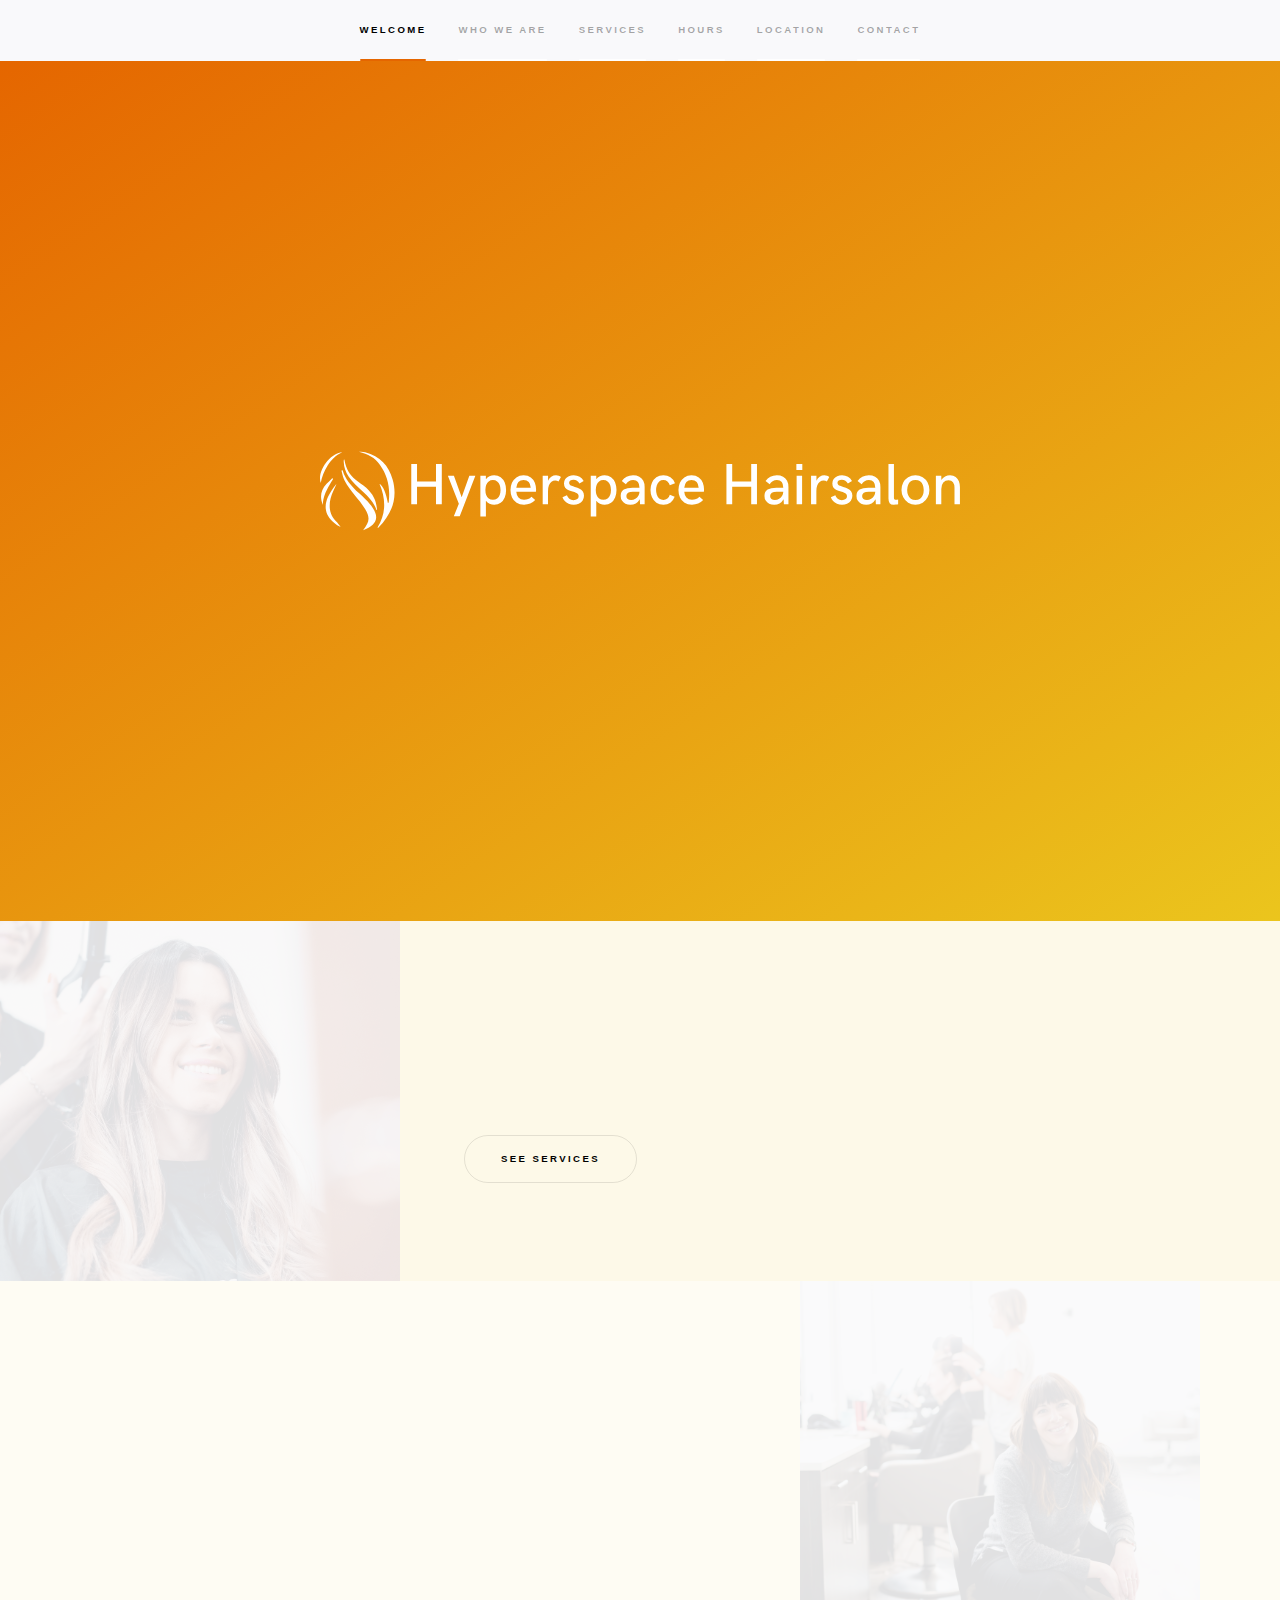
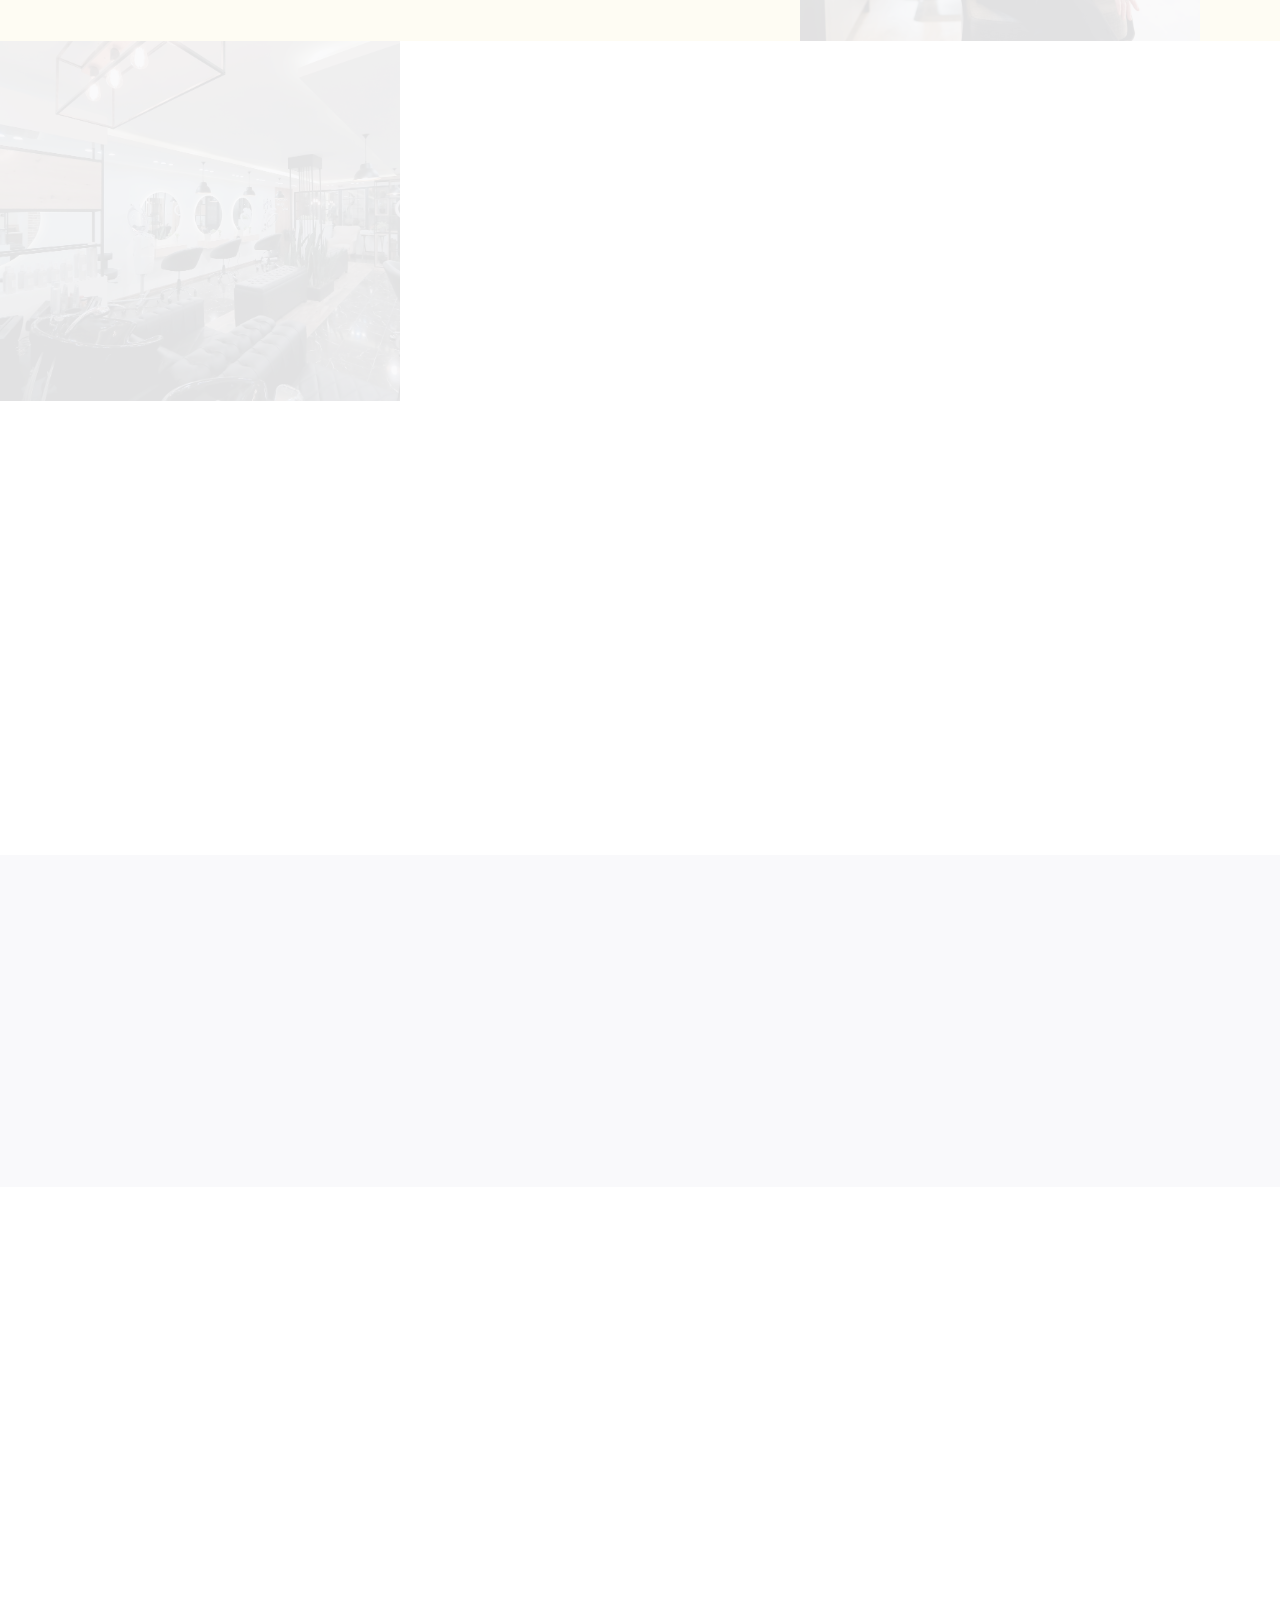
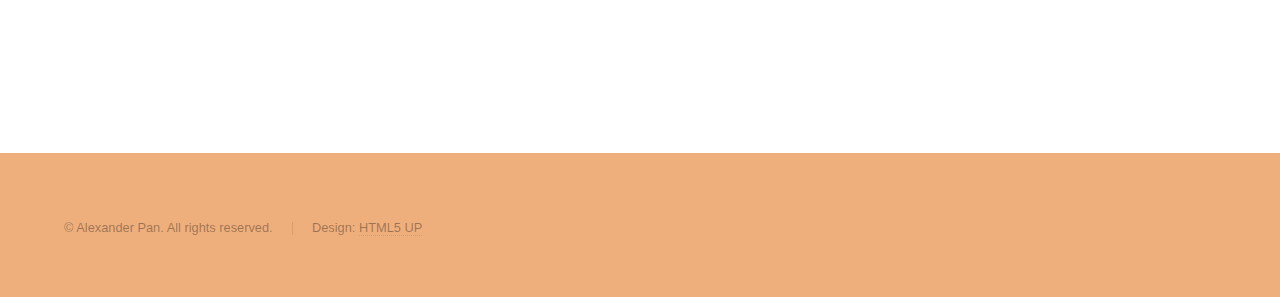
<file: index.html>
<!DOCTYPE HTML>
<!--
	Modified by Alex Pan
	Original Design: Hyperspace by HTML5 UP | html5up.net | @ajlkn
-->
<html>
	<head>
		<title>Hyperspace Hairsalon</title>
		<meta charset="utf-8" />
		<meta name="viewport" content="width=device-width, initial-scale=1, user-scalable=no" />
		<link rel="stylesheet" href="assets/css/main.css" />
		<noscript><link rel="stylesheet" href="assets/css/noscript.css" /></noscript>
	</head>
	<body class="is-preload">

		<!-- Sidebar -->
			<section id="sidebar">
				<div class="inner">
					<nav>
						<ul>
							<li><a href="#intro">Welcome</a></li>
							<li><a href="#one">Who we are</a></li>
							<li><a href="#two">Services</a></li>
							<li><a href="#three">Hours</a></li>
							<li><a href="#four">Location</a></li>
							<li><a href="#five">Contact</a></li>
						</ul>
					</nav>
				</div>
			</section>

		<!-- Wrapper -->
			<div id="wrapper">

				<!-- Intro -->
					<section id="intro" class="wrapper style1 fullscreen fade-up">
						<div class="inner">
							<h1>Hyperspace Hairsalon</h1>
						</div>
					</section>

				<!-- One -->
					<section id="one" class="wrapper style2 spotlights spotlight-fade">

						<section>
							<a href="#" class="image"><img src="images/woman-getting-haircut2.jpg" alt="" data-position="center center" /></a>
							<div class="content">
								<div class="inner">
									<h2>Get the Perfect Look</h2>
									<p>We offer a wide range of services from haircuts to styling and colouring.</p>
								</div>
								<ul class="actions">
									<li><a href="#two" class="button">See Services</a></li>
								</ul>
							</div>
						</section>
						<section class='reverse'>
							<a href="#" class="image"><img src="images/stylist-in-chair.jpg" alt="" data-position="top center" /></a>
							<div class="content">
								<div class="inner">
									<h2>Meet Our Team</h2>
									<p>Trust our experienced stylists to deliver the perfect look.</p>
									<ul class="actions">
										<li><a href="team.html" class="button">Meet the Team</a></li>
									</ul>
								</div>
							</div>
						</section>
						<section>
							<a href="#" class="image"><img src="images/color-salon2.jpg" alt="" data-position="25% 25%" /></a>
							<div class="content">
								<div class="inner">
									<h2>Visit Us</h2>
									<p>Walk-in or call to book an appointment.</p>
									<ul class="actions">
										<li><a href="policy.html" class="button">Appointments</a></li>
									</ul>
								</div>
							</div>
						</section>
					</section>

				<!-- Two -->
					<section id="two" class="wrapper style2 fade-up">
						<div class="inner">
							<h2>Services</h2>
							<div class="features">
								<section>
									<!-- <span class="icon solid fa-arrow-right"></span> -->
									<h3>Wash & Cut</h3>
									<p>Men's cuts, women's cuts, children's cuts, trimming. </p>
								</section>
								<section>
									<!-- <span class="icon solid major fa-lock"></span> -->
									<h3>Styling</h3>
									<p>Wax & style, up-do, and bridal styling</p>
								</section>
								<section>
									<!-- <span class="icon solid major fa-cog"></span> -->
									<h3>Perm</h3>
									<p>Digital, root, spot, spiral, and partial perms</p>
								</section>
								<section>
									<!-- <span class="icon solid major fa-desktop"></span> -->
									<h3>Treatment</h3>
									<p>Scalp treatments, moisture treatments, keratin, olaplex</p>
								</section>
								<section>
									<!-- <span class="icon major fa-gem"></span> -->
									<h3>Highlights</h3>
									<p>One colour, two colour, touch ups</p>
								</section>
								<section>
									<!-- <span class="icon solid major fa-link"></span> -->
									<h3>Colours</h3>
									<p>One colour, two colour, root colour, ombre</p>
								</section>
							</div>
							<!-- <ul class="actions">
								<li><a href="generic.html" class="button">Learn more</a></li>
							</ul> -->
						</div>
					</section>
				<!-- Three -->
					<section id="three" class="wrapper style1 fade-up">
						<div class="inner">
							<h2>Hours</h2>
							<p>Mon - Fri: 10:00 am - 8:00 pm</p>
							<p>Sat: 10:00 am - 7:00 pm</p>
							<p>Sun: 12:00 pm - 5:00 pm</p>											
						</div>
					</section>
				<!-- Four -->
					<section id="four" class="wrapper style2 fade-up">
						<div class="inner">
							<h2>Location</h2>
							<!-- <p>Phasellus convallis elit id ullamcorper pulvinar. Duis aliquam turpis mauris, eu ultricies erat malesuada quis. Aliquam dapibus, lacus eget hendrerit bibendum, urna est aliquam sem, sit amet imperdiet est velit quis lorem.</p> -->
							<div class="split style1">
								<section>
									<iframe src="https://www.google.com/maps/embed?pb=!1m18!1m12!1m3!1d551.022037244624!2d-79.392222901484!3d43.668992312261175!2m3!1f0!2f0!3f0!3m2!1i1024!2i768!4f13.1!3m3!1m2!1s0x882b34a5558dec3f%3A0x438c3700bf3fce3d!2s!5e0!3m2!1sen!2sca!4v1646279455703!5m2!1sen!2sca" allowfullscreen="" loading="lazy"></iframe>
								</section>
								<section>
									<ul id='five' class="contact">
										<li>
											<h3>Address</h3>
											<span>123 Bloor Street West #654<br />
											Toronto, ON M5T 1V1<br />
											Canada</span>
										</li>
										<li>
											<h3>Email</h3>
											<a>info@hyperspacehairsalon.com</a>
										</li>
										<li>
											<h3>Phone</h3>
											<span>(416) 123-4567</span>
										</li>
										<li>
											<h3>Social</h3>
											<ul class="icons">
												<li><a href="#" class="icon brands fa-twitter"><span class="label">Twitter</span></a></li>
												<li><a href="#" class="icon brands fa-facebook-f"><span class="label">Facebook</span></a></li>
												<li><a href="#" class="icon brands fa-instagram"><span class="label">Instagram</span></a></li>
											</ul>
										</li>
									</ul>
								</section>
							</div>
						</div>
					</section>

			</div>

		<!-- Footer -->
			<footer id="footer" class="wrapper style3-alt">
				<div class="inner">
					<ul class="menu">
						<li>&copy; Alexander Pan. All rights reserved.</li><li>Design: <a href="http://html5up.net">HTML5 UP</a></li>
					</ul>
				</div>
			</footer>

		<!-- Scripts -->
			<script src="assets/js/jquery.min.js"></script>
			<script src="assets/js/jquery.scrollex.min.js"></script>
			<script src="assets/js/jquery.scrolly.min.js"></script>
			<script src="assets/js/browser.min.js"></script>
			<script src="assets/js/breakpoints.min.js"></script>
			<script src="assets/js/util.js"></script>
			<script src="assets/js/main.js"></script>

	</body>
</html>
</file>
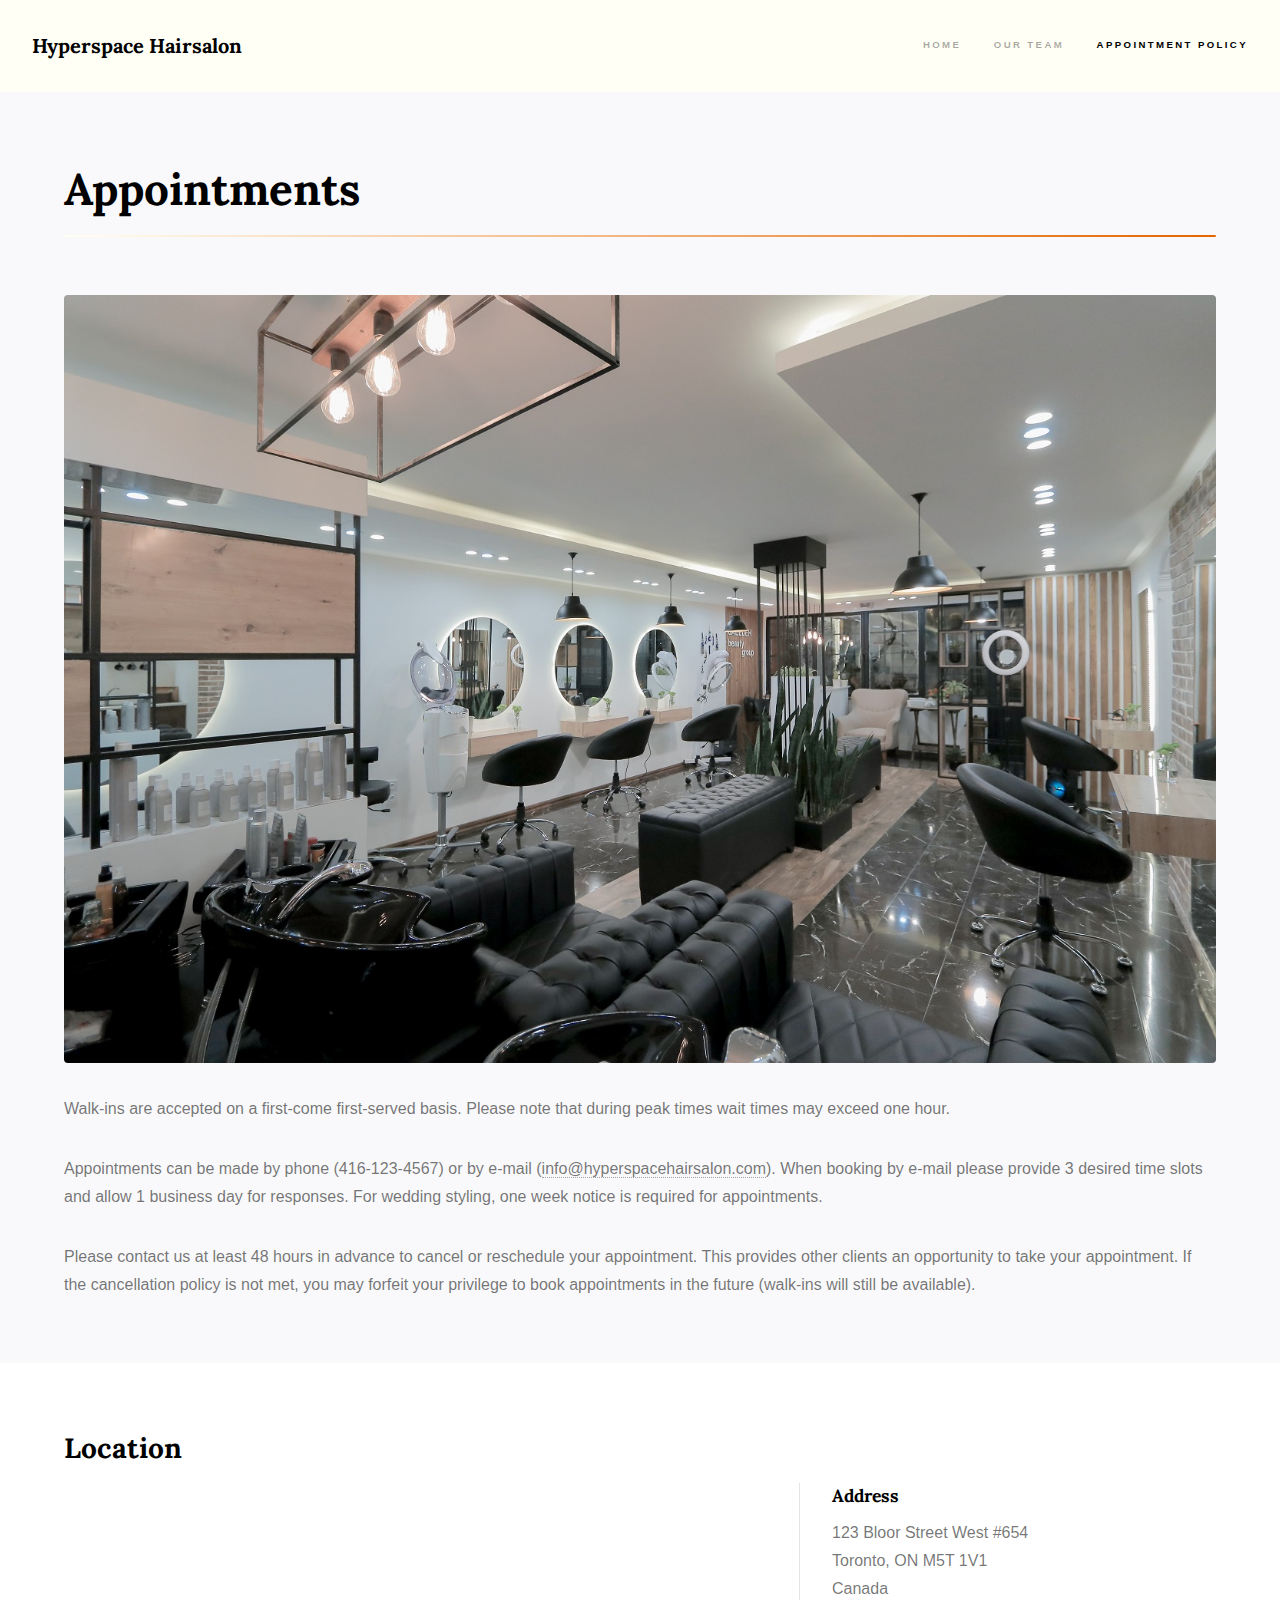
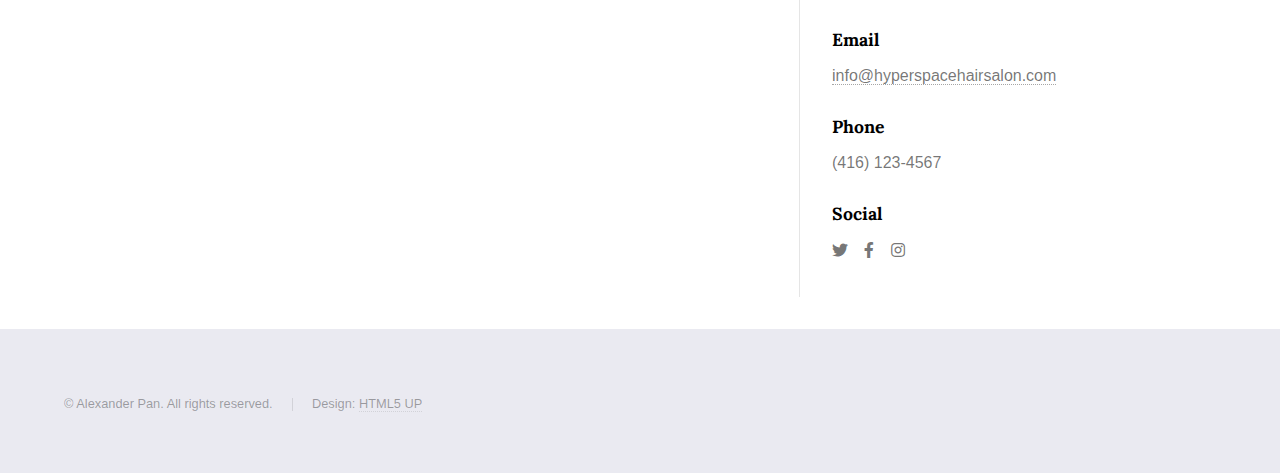
<file: policy.html>
<!DOCTYPE HTML>
<!--
	Modified by Alex Pan
	Original Design: Hyperspace by HTML5 UP | html5up.net | @ajlkn
-->
<html>
	<head>
		<title>Hyperspace Hairsalon - Policy</title>
		<meta charset="utf-8" />
		<meta name="viewport" content="width=device-width, initial-scale=1, user-scalable=no" />
		<link rel="stylesheet" href="assets/css/main.css" />
		<noscript><link rel="stylesheet" href="assets/css/noscript.css" /></noscript>
	</head>
	<body class="is-preload">

		<!-- Header -->
			<header id="header">
				<a href="index.html" class="title"><strong>Hyperspace Hairsalon</strong></a>
				<nav>
					<ul>
						<li><a href="index.html">Home</a></li>
						<li><a href="team.html">Our Team</a></li>
						<li><a href="policy.html" class="active">Appointment Policy</a></li>
					</ul>
				</nav>
			</header>

		<!-- Wrapper -->
			<div id="wrapper">

				<!-- Main -->
					<section id="main" class="wrapper">
						<div class="inner">
							<h1 class="major">Appointments</h1>
							<span class="image fit"><img src="images/color-salon2.jpg" alt="" /></span>
							<p>Walk-ins are accepted on a first-come first-served basis. Please note that during peak times wait times may exceed one hour.</p>
							<p>Appointments can be made by phone <span>(416-123-4567)</span> or by e-mail (<a>info@hyperspacehairsalon.com</a>). When booking by e-mail please provide 3 desired time slots and allow 1 business day for responses. For wedding styling, one week notice is required for appointments.</p>
							<p>Please contact us at least 48 hours in advance to cancel or reschedule your appointment. This provides other clients an opportunity to take your appointment. If the cancellation policy is not met, you may forfeit your privilege to book appointments in the future (walk-ins will still be available).</p>
						</div>

					<section id="four" class="wrapper style2">
						<div class="inner">
							<h2>Location</h2>
							<!-- <p>Phasellus convallis elit id ullamcorper pulvinar. Duis aliquam turpis mauris, eu ultricies erat malesuada quis. Aliquam dapibus, lacus eget hendrerit bibendum, urna est aliquam sem, sit amet imperdiet est velit quis lorem.</p> -->
							<div class="split style1">
								<section>
									<iframe src="https://www.google.com/maps/embed?pb=!1m18!1m12!1m3!1d551.022037244624!2d-79.392222901484!3d43.668992312261175!2m3!1f0!2f0!3f0!3m2!1i1024!2i768!4f13.1!3m3!1m2!1s0x882b34a5558dec3f%3A0x438c3700bf3fce3d!2s!5e0!3m2!1sen!2sca!4v1646279455703!5m2!1sen!2sca" allowfullscreen="" loading="lazy"></iframe>
								</section>
								<section>
									<ul id='five' class="contact">
										<li>
											<h3>Address</h3>
											<span>123 Bloor Street West #654<br />
											Toronto, ON M5T 1V1<br />
											Canada</span>
										</li>
										<li>
											<h3>Email</h3>
											<a>info@hyperspacehairsalon.com</a>
										</li>
										<li>
											<h3>Phone</h3>
											<span>(416) 123-4567</span>
										</li>
										<li>
											<h3>Social</h3>
											<ul class="icons">
												<li><a href="#" class="icon brands fa-twitter"><span class="label">Twitter</span></a></li>
												<li><a href="#" class="icon brands fa-facebook-f"><span class="label">Facebook</span></a></li>
												<li><a href="#" class="icon brands fa-instagram"><span class="label">Instagram</span></a></li>
											</ul>
										</li>
									</ul>
								</section>
							</div>
						</div>
					</section>

			</div>

		<!-- Footer -->
			<footer id="footer" class="wrapper alt">
				<div class="inner">
					<ul class="menu">
						<li>&copy; Alexander Pan. All rights reserved.</li><li>Design: <a href="http://html5up.net">HTML5 UP</a></li>
					</ul>
				</div>
			</footer>

		<!-- Scripts -->
			<script src="assets/js/jquery.min.js"></script>
			<script src="assets/js/jquery.scrollex.min.js"></script>
			<script src="assets/js/jquery.scrolly.min.js"></script>
			<script src="assets/js/browser.min.js"></script>
			<script src="assets/js/breakpoints.min.js"></script>
			<script src="assets/js/util.js"></script>
			<script src="assets/js/main.js"></script>

	</body>
</html>
</file>
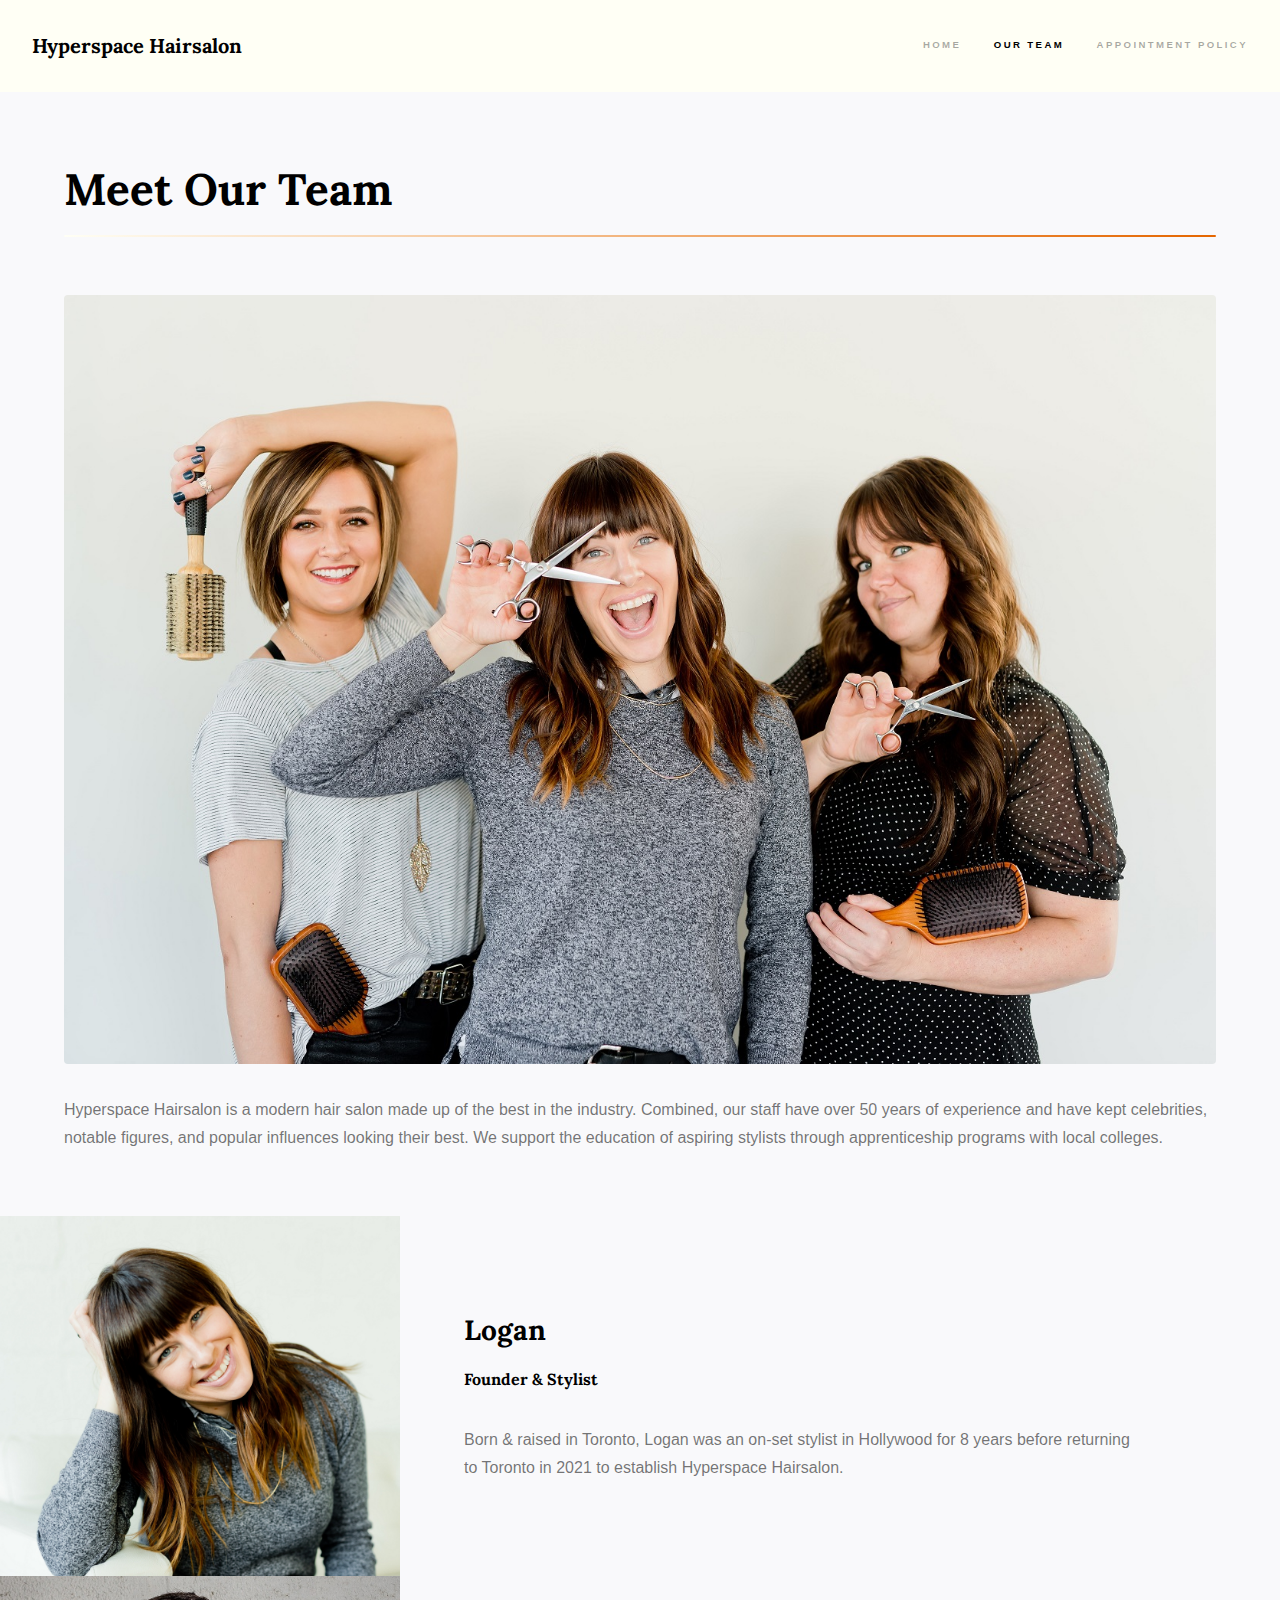
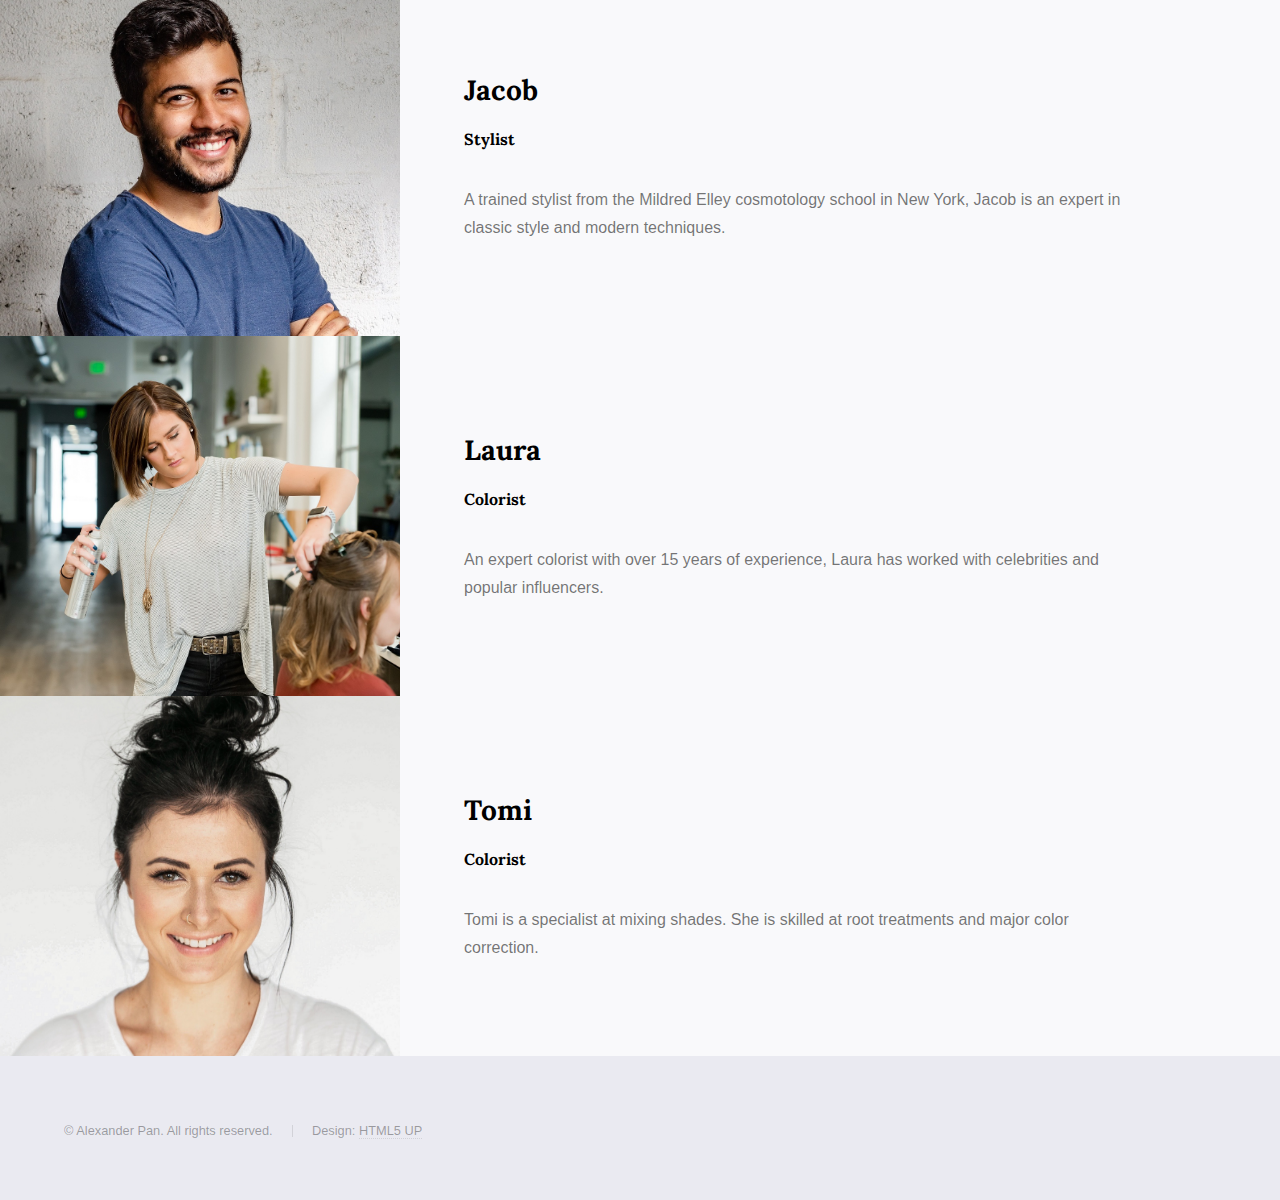
<file: team.html>
<!DOCTYPE HTML>
<!--
	Modified by Alex Pan
	Original Design: Hyperspace by HTML5 UP | html5up.net | @ajlkn
-->
<html>
	<head>
		<title>Hyperspace Hairsalon - Our Team</title>
		<meta charset="utf-8" />
		<meta name="viewport" content="width=device-width, initial-scale=1, user-scalable=no" />
		<link rel="stylesheet" href="assets/css/main.css" />
		<noscript><link rel="stylesheet" href="assets/css/noscript.css" /></noscript>
	</head>
	<body class="is-preload">

		<!-- Header -->
			<header id="header">
				<a href="index.html" class="title"><strong>Hyperspace Hairsalon</strong></a>
				<nav>
					<ul>
						<li><a href="index.html">Home</a></li>
						<li><a href="team.html" class="active">Our Team</a></li>
						<li><a href="policy.html">Appointment Policy</a></li>
					</ul>
				</nav>
			</header>

		<!-- Wrapper -->
			<div id="wrapper">

				<!-- Main -->
					<section id="main" class="wrapper">
						<div class="inner">
							<h1 class="major">Meet Our Team</h1>
							<span class="image fit"><img src="images/stylists.jpg" alt="" /></span>
							<p>Hyperspace Hairsalon is a modern hair salon made up of the best in the industry. Combined, our staff have over 50 years of experience and have kept celebrities, notable figures, and popular influences looking their best. We support the education of aspiring stylists through apprenticeship programs with local colleges.</p>
						</div>
					</section>

			</div>

			<section class="wrapper style2 spotlights noGradient">

				<section>
					<a href="#" class="image"><img src="images/stylist1.jpg" alt="" data-position="center center" /></a>
					<div class="content">
						<div class="inner">
							<h2>Logan</h2>
							<p><strong>Founder & Stylist</strong></p>
							<p>Born & raised in Toronto, Logan was an on-set stylist in Hollywood for 8 years before returning to Toronto in 2021 to establish Hyperspace Hairsalon.</p>
						</div>
					</div>
				</section>
				<section>
					<a href="#" class="image"><img src="images/stylist4.jpg" alt="" data-position="center center" /></a>
					<div class="content">
						<div class="inner">
							<h2>Jacob</h2>
							<p><strong>Stylist</strong></p>
							<p>A trained stylist from the Mildred Elley cosmotology school in New York, Jacob is an expert in classic style and modern techniques.</p>
						</div>
					</div>
				</section>
				<section>
					<a href="#" class="image"><img src="images/stylist2.jpg" alt="" data-position="center center" /></a>
					<div class="content">
						<div class="inner">
							<h2>Laura</h2>
							<p><strong>Colorist</strong></p>
							<p>An expert colorist with over 15 years of experience, Laura has worked with celebrities and popular influencers.</p>
						</div>
					</div>
				</section>
				<section>
					<a href="#" class="image"><img src="images/stylist3.jpg" alt="" data-position="center center" /></a>
					<div class="content">
						<div class="inner">
							<h2>Tomi</h2>
							<p><strong>Colorist</strong></p>
							<p>Tomi is a specialist at mixing shades. She is skilled at root treatments and major color correction.</p>
						</div>
					</div>
				</section>
			</section>

		<!-- Footer -->
			<footer id="footer" class="wrapper alt">
				<div class="inner">
					<ul class="menu">
						<li>&copy; Alexander Pan. All rights reserved.</li><li>Design: <a href="http://html5up.net">HTML5 UP</a></li>
					</ul>
				</div>
			</footer>

		<!-- Scripts -->
			<script src="assets/js/jquery.min.js"></script>
			<script src="assets/js/jquery.scrollex.min.js"></script>
			<script src="assets/js/jquery.scrolly.min.js"></script>
			<script src="assets/js/browser.min.js"></script>
			<script src="assets/js/breakpoints.min.js"></script>
			<script src="assets/js/util.js"></script>
			<script src="assets/js/main.js"></script>

	</body>
</html>
</file>
<file: assets/css/noscript.css>
/*
	Hyperspace by HTML5 UP
	html5up.net | @ajlkn
	Free for personal and commercial use under the CCA 3.0 license (html5up.net/license)
*/
/* Spotlights */
.spotlights > section > .image:before {
  opacity: 0 !important;
}

.spotlights > section > .content > .inner {
  -webkit-transform: none !important;
  transform: none !important;
  opacity: 1 !important;
}

/* Wrapper */
.wrapper > .inner {
  opacity: 1 !important;
  -webkit-transform: none !important;
  transform: none !important;
}

/* Sidebar */
#sidebar > .inner {
  opacity: 1 !important;
}

#sidebar nav > ul > li {
  -webkit-transform: none !important;
  transform: none !important;
  opacity: 1 !important;
}
/*# sourceMappingURL=noscript.css.map */
</file>
<file: assets/css/main.css>
@import url("../css/fontawesome-all.min.css");
@import url("https://fonts.googleapis.com/css2?family=Lora:wght@400;600;700");
/*
	Hyperspace by HTML5 UP
	html5up.net | @ajlkn
	Free for personal and commercial use under the CCA 3.0 license (html5up.net/license)
*/
html, body, div, span, applet, object,
iframe, h1, h2, h3, h4, h5, h6, p, blockquote,
pre, a, abbr, acronym, address, big, cite,
code, del, dfn, em, img, ins, kbd, q, s, samp,
small, strike, strong, sub, sup, tt, var, b,
u, i, center, dl, dt, dd, ol, ul, li, fieldset,
form, label, legend, table, caption, tbody,
tfoot, thead, tr, th, td, article, aside,
canvas, details, embed, figure, figcaption,
footer, header, hgroup, menu, nav, output, ruby,
section, summary, time, mark, audio, video {
  margin: 0;
  padding: 0;
  border: 0;
  font-size: 100%;
  font: inherit;
  vertical-align: baseline;
}

article, aside, details, figcaption, figure,
footer, header, hgroup, menu, nav, section {
  display: block;
}

body {
  line-height: 1;
}

ol, ul {
  list-style: none;
}

blockquote, q {
  quotes: none;
}

blockquote:before, blockquote:after, q:before, q:after {
  content: '';
  content: none;
}

table {
  border-collapse: collapse;
  border-spacing: 0;
}

body {
  -webkit-text-size-adjust: none;
}

mark {
  background-color: transparent;
  color: inherit;
}

input::-moz-focus-inner {
  border: 0;
  padding: 0;
}

input, select, textarea {
  -moz-appearance: none;
  -webkit-appearance: none;
  -ms-appearance: none;
  appearance: none;
}

/* Basic */
@-ms-viewport {
  width: device-width;
}

body {
  -ms-overflow-style: scrollbar;
}

@media screen and (max-width: 480px) {
  html, body {
    min-width: 320px;
  }
}

html {
  -webkit-box-sizing: border-box;
          box-sizing: border-box;
}

*, *:before, *:after {
  -webkit-box-sizing: inherit;
          box-sizing: inherit;
}

body {
  background: #f9f9fb;
}

body.is-preload *, body.is-preload *:before, body.is-preload *:after {
  -webkit-animation: none !important;
  animation: none !important;
  -webkit-transition: none !important;
  transition: none !important;
}

/* Type */
body, input, select, textarea {
  color: rgba(0, 0, 0, 0.55);
  font-family: Arial, Helvetica, sans-serif;
  font-size: 16.5pt;
  font-weight: normal;
  line-height: 1.75;
}

@media screen and (max-width: 1680px) {
  body, input, select, textarea {
    font-size: 13pt;
  }
}

@media screen and (max-width: 1280px) {
  body, input, select, textarea {
    font-size: 12pt;
  }
}

@media screen and (max-width: 360px) {
  body, input, select, textarea {
    font-size: 11pt;
  }
}

a {
  -webkit-transition: color 0.2s ease, border-bottom-color 0.2s ease;
  transition: color 0.2s ease, border-bottom-color 0.2s ease;
  border-bottom: dotted 1px rgba(0, 0, 0, 0.35);
  color: inherit;
  text-decoration: none;
}

a:hover {
  border-bottom-color: transparent;
  color: black;
}

strong, b {
  font-family: "Lora", serif;
  color: black;
  font-weight: bold;
}

em, i {
  font-style: italic;
}

p {
  margin: 0 0 2em 0;
}

h1, h2, h3, h4, h5, h6 {
  font-family: "Lora", serif;
  color: black;
  font-weight: bold;
  line-height: 1.5;
  margin: 0 0 0.5em 0;
}

a {
  color: inherit;
  text-decoration: none;
}

h1 {
  font-size: 2.75em;
}

h1.major {
  margin: 0 0 1.3em 0;
  position: relative;
  padding-bottom: 0.35em;
}

h1.major:after {
  background-image: -webkit-gradient(linear, left top, right top, from(#fffff5), to(#e56600));
  background-image: linear-gradient(to right, #fffff5, #e56600);
  -webkit-transition: max-width 0.2s ease;
  transition: max-width 0.2s ease;
  border-radius: 0.2em;
  bottom: 0;
  content: '';
  height: 0.05em;
  position: absolute;
  right: 0;
  width: 100%;
}

h2 {
  font-size: 1.75em;
}

h3 {
  font-size: 1.1em;
}

h4 {
  font-size: 1em;
}

h5 {
  font-size: 0.8em;
}

h6 {
  font-size: 0.6em;
}

@media screen and (max-width: 736px) {
  h1 {
    font-size: 2em;
  }
  h2 {
    font-size: 1.25em;
  }
  h3 {
    font-size: 1em;
  }
  h4 {
    font-size: 0.8em;
  }
  h5 {
    font-size: 0.6em;
  }
  h6 {
    font-size: 0.6em;
  }
}

sub {
  font-size: 0.8em;
  position: relative;
  top: 0.5em;
}

sup {
  font-size: 0.8em;
  position: relative;
  top: -0.5em;
}

blockquote {
  border-left: solid 4px rgba(0, 0, 0, 0.1);
  font-style: italic;
  margin: 0 0 2em 0;
  padding: 0.5em 0 0.5em 2em;
}

code {
  background: rgba(0, 0, 0, 0.01);
  border-radius: 0.25em;
  border: solid 1px rgba(0, 0, 0, 0.1);
  font-family: "Courier New", monospace;
  font-size: 0.9em;
  margin: 0 0.25em;
  padding: 0.25em 0.65em;
}

pre {
  -webkit-overflow-scrolling: touch;
  font-family: "Courier New", monospace;
  font-size: 0.9em;
  margin: 0 0 2em 0;
}

pre code {
  display: block;
  line-height: 1.75em;
  padding: 1em 1.5em;
  overflow-x: auto;
}

hr {
  border: 0;
  border-bottom: solid 1px rgba(0, 0, 0, 0.1);
  margin: 2em 0;
}

hr.major {
  margin: 3em 0;
}

.align-left {
  text-align: left;
}

.align-center {
  text-align: center;
}

.align-right {
  text-align: right;
}

/* Row */
.row {
  display: -webkit-box;
  display: -ms-flexbox;
  display: flex;
  -ms-flex-wrap: wrap;
      flex-wrap: wrap;
  -webkit-box-sizing: border-box;
          box-sizing: border-box;
  -webkit-box-align: stretch;
      -ms-flex-align: stretch;
          align-items: stretch;
}

.row > * {
  -webkit-box-sizing: border-box;
          box-sizing: border-box;
}

.row.gtr-uniform > * > :last-child {
  margin-bottom: 0;
}

.row.aln-left {
  -webkit-box-pack: start;
      -ms-flex-pack: start;
          justify-content: flex-start;
}

.row.aln-center {
  -webkit-box-pack: center;
      -ms-flex-pack: center;
          justify-content: center;
}

.row.aln-right {
  -webkit-box-pack: end;
      -ms-flex-pack: end;
          justify-content: flex-end;
}

.row.aln-top {
  -webkit-box-align: start;
      -ms-flex-align: start;
          align-items: flex-start;
}

.row.aln-middle {
  -webkit-box-align: center;
      -ms-flex-align: center;
          align-items: center;
}

.row.aln-bottom {
  -webkit-box-align: end;
      -ms-flex-align: end;
          align-items: flex-end;
}

.row > .imp {
  -webkit-box-ordinal-group: 0;
      -ms-flex-order: -1;
          order: -1;
}

.row > .col-1 {
  width: 8.33333%;
}

.row > .off-1 {
  margin-left: 8.33333%;
}

.row > .col-2 {
  width: 16.66667%;
}

.row > .off-2 {
  margin-left: 16.66667%;
}

.row > .col-3 {
  width: 25%;
}

.row > .off-3 {
  margin-left: 25%;
}

.row > .col-4 {
  width: 33.33333%;
}

.row > .off-4 {
  margin-left: 33.33333%;
}

.row > .col-5 {
  width: 41.66667%;
}

.row > .off-5 {
  margin-left: 41.66667%;
}

.row > .col-6 {
  width: 50%;
}

.row > .off-6 {
  margin-left: 50%;
}

.row > .col-7 {
  width: 58.33333%;
}

.row > .off-7 {
  margin-left: 58.33333%;
}

.row > .col-8 {
  width: 66.66667%;
}

.row > .off-8 {
  margin-left: 66.66667%;
}

.row > .col-9 {
  width: 75%;
}

.row > .off-9 {
  margin-left: 75%;
}

.row > .col-10 {
  width: 83.33333%;
}

.row > .off-10 {
  margin-left: 83.33333%;
}

.row > .col-11 {
  width: 91.66667%;
}

.row > .off-11 {
  margin-left: 91.66667%;
}

.row > .col-12 {
  width: 100%;
}

.row > .off-12 {
  margin-left: 100%;
}

.row.gtr-0 {
  margin-top: 0;
  margin-left: 0em;
}

.row.gtr-0 > * {
  padding: 0 0 0 0em;
}

.row.gtr-0.gtr-uniform {
  margin-top: 0em;
}

.row.gtr-0.gtr-uniform > * {
  padding-top: 0em;
}

.row.gtr-25 {
  margin-top: 0;
  margin-left: -0.375em;
}

.row.gtr-25 > * {
  padding: 0 0 0 0.375em;
}

.row.gtr-25.gtr-uniform {
  margin-top: -0.375em;
}

.row.gtr-25.gtr-uniform > * {
  padding-top: 0.375em;
}

.row.gtr-50 {
  margin-top: 0;
  margin-left: -0.75em;
}

.row.gtr-50 > * {
  padding: 0 0 0 0.75em;
}

.row.gtr-50.gtr-uniform {
  margin-top: -0.75em;
}

.row.gtr-50.gtr-uniform > * {
  padding-top: 0.75em;
}

.row {
  margin-top: 0;
  margin-left: -1.5em;
}

.row > * {
  padding: 0 0 0 1.5em;
}

.row.gtr-uniform {
  margin-top: -1.5em;
}

.row.gtr-uniform > * {
  padding-top: 1.5em;
}

.row.gtr-150 {
  margin-top: 0;
  margin-left: -2.25em;
}

.row.gtr-150 > * {
  padding: 0 0 0 2.25em;
}

.row.gtr-150.gtr-uniform {
  margin-top: -2.25em;
}

.row.gtr-150.gtr-uniform > * {
  padding-top: 2.25em;
}

.row.gtr-200 {
  margin-top: 0;
  margin-left: -3em;
}

.row.gtr-200 > * {
  padding: 0 0 0 3em;
}

.row.gtr-200.gtr-uniform {
  margin-top: -3em;
}

.row.gtr-200.gtr-uniform > * {
  padding-top: 3em;
}

@media screen and (max-width: 1680px) {
  .row {
    display: -webkit-box;
    display: -ms-flexbox;
    display: flex;
    -ms-flex-wrap: wrap;
        flex-wrap: wrap;
    -webkit-box-sizing: border-box;
            box-sizing: border-box;
    -webkit-box-align: stretch;
        -ms-flex-align: stretch;
            align-items: stretch;
  }
  .row > * {
    -webkit-box-sizing: border-box;
            box-sizing: border-box;
  }
  .row.gtr-uniform > * > :last-child {
    margin-bottom: 0;
  }
  .row.aln-left {
    -webkit-box-pack: start;
        -ms-flex-pack: start;
            justify-content: flex-start;
  }
  .row.aln-center {
    -webkit-box-pack: center;
        -ms-flex-pack: center;
            justify-content: center;
  }
  .row.aln-right {
    -webkit-box-pack: end;
        -ms-flex-pack: end;
            justify-content: flex-end;
  }
  .row.aln-top {
    -webkit-box-align: start;
        -ms-flex-align: start;
            align-items: flex-start;
  }
  .row.aln-middle {
    -webkit-box-align: center;
        -ms-flex-align: center;
            align-items: center;
  }
  .row.aln-bottom {
    -webkit-box-align: end;
        -ms-flex-align: end;
            align-items: flex-end;
  }
  .row > .imp-xlarge {
    -webkit-box-ordinal-group: 0;
        -ms-flex-order: -1;
            order: -1;
  }
  .row > .col-1-xlarge {
    width: 8.33333%;
  }
  .row > .off-1-xlarge {
    margin-left: 8.33333%;
  }
  .row > .col-2-xlarge {
    width: 16.66667%;
  }
  .row > .off-2-xlarge {
    margin-left: 16.66667%;
  }
  .row > .col-3-xlarge {
    width: 25%;
  }
  .row > .off-3-xlarge {
    margin-left: 25%;
  }
  .row > .col-4-xlarge {
    width: 33.33333%;
  }
  .row > .off-4-xlarge {
    margin-left: 33.33333%;
  }
  .row > .col-5-xlarge {
    width: 41.66667%;
  }
  .row > .off-5-xlarge {
    margin-left: 41.66667%;
  }
  .row > .col-6-xlarge {
    width: 50%;
  }
  .row > .off-6-xlarge {
    margin-left: 50%;
  }
  .row > .col-7-xlarge {
    width: 58.33333%;
  }
  .row > .off-7-xlarge {
    margin-left: 58.33333%;
  }
  .row > .col-8-xlarge {
    width: 66.66667%;
  }
  .row > .off-8-xlarge {
    margin-left: 66.66667%;
  }
  .row > .col-9-xlarge {
    width: 75%;
  }
  .row > .off-9-xlarge {
    margin-left: 75%;
  }
  .row > .col-10-xlarge {
    width: 83.33333%;
  }
  .row > .off-10-xlarge {
    margin-left: 83.33333%;
  }
  .row > .col-11-xlarge {
    width: 91.66667%;
  }
  .row > .off-11-xlarge {
    margin-left: 91.66667%;
  }
  .row > .col-12-xlarge {
    width: 100%;
  }
  .row > .off-12-xlarge {
    margin-left: 100%;
  }
  .row.gtr-0 {
    margin-top: 0;
    margin-left: 0em;
  }
  .row.gtr-0 > * {
    padding: 0 0 0 0em;
  }
  .row.gtr-0.gtr-uniform {
    margin-top: 0em;
  }
  .row.gtr-0.gtr-uniform > * {
    padding-top: 0em;
  }
  .row.gtr-25 {
    margin-top: 0;
    margin-left: -0.375em;
  }
  .row.gtr-25 > * {
    padding: 0 0 0 0.375em;
  }
  .row.gtr-25.gtr-uniform {
    margin-top: -0.375em;
  }
  .row.gtr-25.gtr-uniform > * {
    padding-top: 0.375em;
  }
  .row.gtr-50 {
    margin-top: 0;
    margin-left: -0.75em;
  }
  .row.gtr-50 > * {
    padding: 0 0 0 0.75em;
  }
  .row.gtr-50.gtr-uniform {
    margin-top: -0.75em;
  }
  .row.gtr-50.gtr-uniform > * {
    padding-top: 0.75em;
  }
  .row {
    margin-top: 0;
    margin-left: -1.5em;
  }
  .row > * {
    padding: 0 0 0 1.5em;
  }
  .row.gtr-uniform {
    margin-top: -1.5em;
  }
  .row.gtr-uniform > * {
    padding-top: 1.5em;
  }
  .row.gtr-150 {
    margin-top: 0;
    margin-left: -2.25em;
  }
  .row.gtr-150 > * {
    padding: 0 0 0 2.25em;
  }
  .row.gtr-150.gtr-uniform {
    margin-top: -2.25em;
  }
  .row.gtr-150.gtr-uniform > * {
    padding-top: 2.25em;
  }
  .row.gtr-200 {
    margin-top: 0;
    margin-left: -3em;
  }
  .row.gtr-200 > * {
    padding: 0 0 0 3em;
  }
  .row.gtr-200.gtr-uniform {
    margin-top: -3em;
  }
  .row.gtr-200.gtr-uniform > * {
    padding-top: 3em;
  }
}

@media screen and (max-width: 1280px) {
  .row {
    display: -webkit-box;
    display: -ms-flexbox;
    display: flex;
    -ms-flex-wrap: wrap;
        flex-wrap: wrap;
    -webkit-box-sizing: border-box;
            box-sizing: border-box;
    -webkit-box-align: stretch;
        -ms-flex-align: stretch;
            align-items: stretch;
  }
  .row > * {
    -webkit-box-sizing: border-box;
            box-sizing: border-box;
  }
  .row.gtr-uniform > * > :last-child {
    margin-bottom: 0;
  }
  .row.aln-left {
    -webkit-box-pack: start;
        -ms-flex-pack: start;
            justify-content: flex-start;
  }
  .row.aln-center {
    -webkit-box-pack: center;
        -ms-flex-pack: center;
            justify-content: center;
  }
  .row.aln-right {
    -webkit-box-pack: end;
        -ms-flex-pack: end;
            justify-content: flex-end;
  }
  .row.aln-top {
    -webkit-box-align: start;
        -ms-flex-align: start;
            align-items: flex-start;
  }
  .row.aln-middle {
    -webkit-box-align: center;
        -ms-flex-align: center;
            align-items: center;
  }
  .row.aln-bottom {
    -webkit-box-align: end;
        -ms-flex-align: end;
            align-items: flex-end;
  }
  .row > .imp-large {
    -webkit-box-ordinal-group: 0;
        -ms-flex-order: -1;
            order: -1;
  }
  .row > .col-1-large {
    width: 8.33333%;
  }
  .row > .off-1-large {
    margin-left: 8.33333%;
  }
  .row > .col-2-large {
    width: 16.66667%;
  }
  .row > .off-2-large {
    margin-left: 16.66667%;
  }
  .row > .col-3-large {
    width: 25%;
  }
  .row > .off-3-large {
    margin-left: 25%;
  }
  .row > .col-4-large {
    width: 33.33333%;
  }
  .row > .off-4-large {
    margin-left: 33.33333%;
  }
  .row > .col-5-large {
    width: 41.66667%;
  }
  .row > .off-5-large {
    margin-left: 41.66667%;
  }
  .row > .col-6-large {
    width: 50%;
  }
  .row > .off-6-large {
    margin-left: 50%;
  }
  .row > .col-7-large {
    width: 58.33333%;
  }
  .row > .off-7-large {
    margin-left: 58.33333%;
  }
  .row > .col-8-large {
    width: 66.66667%;
  }
  .row > .off-8-large {
    margin-left: 66.66667%;
  }
  .row > .col-9-large {
    width: 75%;
  }
  .row > .off-9-large {
    margin-left: 75%;
  }
  .row > .col-10-large {
    width: 83.33333%;
  }
  .row > .off-10-large {
    margin-left: 83.33333%;
  }
  .row > .col-11-large {
    width: 91.66667%;
  }
  .row > .off-11-large {
    margin-left: 91.66667%;
  }
  .row > .col-12-large {
    width: 100%;
  }
  .row > .off-12-large {
    margin-left: 100%;
  }
  .row.gtr-0 {
    margin-top: 0;
    margin-left: 0em;
  }
  .row.gtr-0 > * {
    padding: 0 0 0 0em;
  }
  .row.gtr-0.gtr-uniform {
    margin-top: 0em;
  }
  .row.gtr-0.gtr-uniform > * {
    padding-top: 0em;
  }
  .row.gtr-25 {
    margin-top: 0;
    margin-left: -0.375em;
  }
  .row.gtr-25 > * {
    padding: 0 0 0 0.375em;
  }
  .row.gtr-25.gtr-uniform {
    margin-top: -0.375em;
  }
  .row.gtr-25.gtr-uniform > * {
    padding-top: 0.375em;
  }
  .row.gtr-50 {
    margin-top: 0;
    margin-left: -0.75em;
  }
  .row.gtr-50 > * {
    padding: 0 0 0 0.75em;
  }
  .row.gtr-50.gtr-uniform {
    margin-top: -0.75em;
  }
  .row.gtr-50.gtr-uniform > * {
    padding-top: 0.75em;
  }
  .row {
    margin-top: 0;
    margin-left: -1.5em;
  }
  .row > * {
    padding: 0 0 0 1.5em;
  }
  .row.gtr-uniform {
    margin-top: -1.5em;
  }
  .row.gtr-uniform > * {
    padding-top: 1.5em;
  }
  .row.gtr-150 {
    margin-top: 0;
    margin-left: -2.25em;
  }
  .row.gtr-150 > * {
    padding: 0 0 0 2.25em;
  }
  .row.gtr-150.gtr-uniform {
    margin-top: -2.25em;
  }
  .row.gtr-150.gtr-uniform > * {
    padding-top: 2.25em;
  }
  .row.gtr-200 {
    margin-top: 0;
    margin-left: -3em;
  }
  .row.gtr-200 > * {
    padding: 0 0 0 3em;
  }
  .row.gtr-200.gtr-uniform {
    margin-top: -3em;
  }
  .row.gtr-200.gtr-uniform > * {
    padding-top: 3em;
  }
}

@media screen and (max-width: 980px) {
  .row {
    display: -webkit-box;
    display: -ms-flexbox;
    display: flex;
    -ms-flex-wrap: wrap;
        flex-wrap: wrap;
    -webkit-box-sizing: border-box;
            box-sizing: border-box;
    -webkit-box-align: stretch;
        -ms-flex-align: stretch;
            align-items: stretch;
  }
  .row > * {
    -webkit-box-sizing: border-box;
            box-sizing: border-box;
  }
  .row.gtr-uniform > * > :last-child {
    margin-bottom: 0;
  }
  .row.aln-left {
    -webkit-box-pack: start;
        -ms-flex-pack: start;
            justify-content: flex-start;
  }
  .row.aln-center {
    -webkit-box-pack: center;
        -ms-flex-pack: center;
            justify-content: center;
  }
  .row.aln-right {
    -webkit-box-pack: end;
        -ms-flex-pack: end;
            justify-content: flex-end;
  }
  .row.aln-top {
    -webkit-box-align: start;
        -ms-flex-align: start;
            align-items: flex-start;
  }
  .row.aln-middle {
    -webkit-box-align: center;
        -ms-flex-align: center;
            align-items: center;
  }
  .row.aln-bottom {
    -webkit-box-align: end;
        -ms-flex-align: end;
            align-items: flex-end;
  }
  .row > .imp-medium {
    -webkit-box-ordinal-group: 0;
        -ms-flex-order: -1;
            order: -1;
  }
  .row > .col-1-medium {
    width: 8.33333%;
  }
  .row > .off-1-medium {
    margin-left: 8.33333%;
  }
  .row > .col-2-medium {
    width: 16.66667%;
  }
  .row > .off-2-medium {
    margin-left: 16.66667%;
  }
  .row > .col-3-medium {
    width: 25%;
  }
  .row > .off-3-medium {
    margin-left: 25%;
  }
  .row > .col-4-medium {
    width: 33.33333%;
  }
  .row > .off-4-medium {
    margin-left: 33.33333%;
  }
  .row > .col-5-medium {
    width: 41.66667%;
  }
  .row > .off-5-medium {
    margin-left: 41.66667%;
  }
  .row > .col-6-medium {
    width: 50%;
  }
  .row > .off-6-medium {
    margin-left: 50%;
  }
  .row > .col-7-medium {
    width: 58.33333%;
  }
  .row > .off-7-medium {
    margin-left: 58.33333%;
  }
  .row > .col-8-medium {
    width: 66.66667%;
  }
  .row > .off-8-medium {
    margin-left: 66.66667%;
  }
  .row > .col-9-medium {
    width: 75%;
  }
  .row > .off-9-medium {
    margin-left: 75%;
  }
  .row > .col-10-medium {
    width: 83.33333%;
  }
  .row > .off-10-medium {
    margin-left: 83.33333%;
  }
  .row > .col-11-medium {
    width: 91.66667%;
  }
  .row > .off-11-medium {
    margin-left: 91.66667%;
  }
  .row > .col-12-medium {
    width: 100%;
  }
  .row > .off-12-medium {
    margin-left: 100%;
  }
  .row.gtr-0 {
    margin-top: 0;
    margin-left: 0em;
  }
  .row.gtr-0 > * {
    padding: 0 0 0 0em;
  }
  .row.gtr-0.gtr-uniform {
    margin-top: 0em;
  }
  .row.gtr-0.gtr-uniform > * {
    padding-top: 0em;
  }
  .row.gtr-25 {
    margin-top: 0;
    margin-left: -0.375em;
  }
  .row.gtr-25 > * {
    padding: 0 0 0 0.375em;
  }
  .row.gtr-25.gtr-uniform {
    margin-top: -0.375em;
  }
  .row.gtr-25.gtr-uniform > * {
    padding-top: 0.375em;
  }
  .row.gtr-50 {
    margin-top: 0;
    margin-left: -0.75em;
  }
  .row.gtr-50 > * {
    padding: 0 0 0 0.75em;
  }
  .row.gtr-50.gtr-uniform {
    margin-top: -0.75em;
  }
  .row.gtr-50.gtr-uniform > * {
    padding-top: 0.75em;
  }
  .row {
    margin-top: 0;
    margin-left: -1.5em;
  }
  .row > * {
    padding: 0 0 0 1.5em;
  }
  .row.gtr-uniform {
    margin-top: -1.5em;
  }
  .row.gtr-uniform > * {
    padding-top: 1.5em;
  }
  .row.gtr-150 {
    margin-top: 0;
    margin-left: -2.25em;
  }
  .row.gtr-150 > * {
    padding: 0 0 0 2.25em;
  }
  .row.gtr-150.gtr-uniform {
    margin-top: -2.25em;
  }
  .row.gtr-150.gtr-uniform > * {
    padding-top: 2.25em;
  }
  .row.gtr-200 {
    margin-top: 0;
    margin-left: -3em;
  }
  .row.gtr-200 > * {
    padding: 0 0 0 3em;
  }
  .row.gtr-200.gtr-uniform {
    margin-top: -3em;
  }
  .row.gtr-200.gtr-uniform > * {
    padding-top: 3em;
  }
}

@media screen and (max-width: 736px) {
  .row {
    display: -webkit-box;
    display: -ms-flexbox;
    display: flex;
    -ms-flex-wrap: wrap;
        flex-wrap: wrap;
    -webkit-box-sizing: border-box;
            box-sizing: border-box;
    -webkit-box-align: stretch;
        -ms-flex-align: stretch;
            align-items: stretch;
  }
  .row > * {
    -webkit-box-sizing: border-box;
            box-sizing: border-box;
  }
  .row.gtr-uniform > * > :last-child {
    margin-bottom: 0;
  }
  .row.aln-left {
    -webkit-box-pack: start;
        -ms-flex-pack: start;
            justify-content: flex-start;
  }
  .row.aln-center {
    -webkit-box-pack: center;
        -ms-flex-pack: center;
            justify-content: center;
  }
  .row.aln-right {
    -webkit-box-pack: end;
        -ms-flex-pack: end;
            justify-content: flex-end;
  }
  .row.aln-top {
    -webkit-box-align: start;
        -ms-flex-align: start;
            align-items: flex-start;
  }
  .row.aln-middle {
    -webkit-box-align: center;
        -ms-flex-align: center;
            align-items: center;
  }
  .row.aln-bottom {
    -webkit-box-align: end;
        -ms-flex-align: end;
            align-items: flex-end;
  }
  .row > .imp-small {
    -webkit-box-ordinal-group: 0;
        -ms-flex-order: -1;
            order: -1;
  }
  .row > .col-1-small {
    width: 8.33333%;
  }
  .row > .off-1-small {
    margin-left: 8.33333%;
  }
  .row > .col-2-small {
    width: 16.66667%;
  }
  .row > .off-2-small {
    margin-left: 16.66667%;
  }
  .row > .col-3-small {
    width: 25%;
  }
  .row > .off-3-small {
    margin-left: 25%;
  }
  .row > .col-4-small {
    width: 33.33333%;
  }
  .row > .off-4-small {
    margin-left: 33.33333%;
  }
  .row > .col-5-small {
    width: 41.66667%;
  }
  .row > .off-5-small {
    margin-left: 41.66667%;
  }
  .row > .col-6-small {
    width: 50%;
  }
  .row > .off-6-small {
    margin-left: 50%;
  }
  .row > .col-7-small {
    width: 58.33333%;
  }
  .row > .off-7-small {
    margin-left: 58.33333%;
  }
  .row > .col-8-small {
    width: 66.66667%;
  }
  .row > .off-8-small {
    margin-left: 66.66667%;
  }
  .row > .col-9-small {
    width: 75%;
  }
  .row > .off-9-small {
    margin-left: 75%;
  }
  .row > .col-10-small {
    width: 83.33333%;
  }
  .row > .off-10-small {
    margin-left: 83.33333%;
  }
  .row > .col-11-small {
    width: 91.66667%;
  }
  .row > .off-11-small {
    margin-left: 91.66667%;
  }
  .row > .col-12-small {
    width: 100%;
  }
  .row > .off-12-small {
    margin-left: 100%;
  }
  .row.gtr-0 {
    margin-top: 0;
    margin-left: 0em;
  }
  .row.gtr-0 > * {
    padding: 0 0 0 0em;
  }
  .row.gtr-0.gtr-uniform {
    margin-top: 0em;
  }
  .row.gtr-0.gtr-uniform > * {
    padding-top: 0em;
  }
  .row.gtr-25 {
    margin-top: 0;
    margin-left: -0.375em;
  }
  .row.gtr-25 > * {
    padding: 0 0 0 0.375em;
  }
  .row.gtr-25.gtr-uniform {
    margin-top: -0.375em;
  }
  .row.gtr-25.gtr-uniform > * {
    padding-top: 0.375em;
  }
  .row.gtr-50 {
    margin-top: 0;
    margin-left: -0.75em;
  }
  .row.gtr-50 > * {
    padding: 0 0 0 0.75em;
  }
  .row.gtr-50.gtr-uniform {
    margin-top: -0.75em;
  }
  .row.gtr-50.gtr-uniform > * {
    padding-top: 0.75em;
  }
  .row {
    margin-top: 0;
    margin-left: -1.5em;
  }
  .row > * {
    padding: 0 0 0 1.5em;
  }
  .row.gtr-uniform {
    margin-top: -1.5em;
  }
  .row.gtr-uniform > * {
    padding-top: 1.5em;
  }
  .row.gtr-150 {
    margin-top: 0;
    margin-left: -2.25em;
  }
  .row.gtr-150 > * {
    padding: 0 0 0 2.25em;
  }
  .row.gtr-150.gtr-uniform {
    margin-top: -2.25em;
  }
  .row.gtr-150.gtr-uniform > * {
    padding-top: 2.25em;
  }
  .row.gtr-200 {
    margin-top: 0;
    margin-left: -3em;
  }
  .row.gtr-200 > * {
    padding: 0 0 0 3em;
  }
  .row.gtr-200.gtr-uniform {
    margin-top: -3em;
  }
  .row.gtr-200.gtr-uniform > * {
    padding-top: 3em;
  }
}

@media screen and (max-width: 480px) {
  .row {
    display: -webkit-box;
    display: -ms-flexbox;
    display: flex;
    -ms-flex-wrap: wrap;
        flex-wrap: wrap;
    -webkit-box-sizing: border-box;
            box-sizing: border-box;
    -webkit-box-align: stretch;
        -ms-flex-align: stretch;
            align-items: stretch;
  }
  .row > * {
    -webkit-box-sizing: border-box;
            box-sizing: border-box;
  }
  .row.gtr-uniform > * > :last-child {
    margin-bottom: 0;
  }
  .row.aln-left {
    -webkit-box-pack: start;
        -ms-flex-pack: start;
            justify-content: flex-start;
  }
  .row.aln-center {
    -webkit-box-pack: center;
        -ms-flex-pack: center;
            justify-content: center;
  }
  .row.aln-right {
    -webkit-box-pack: end;
        -ms-flex-pack: end;
            justify-content: flex-end;
  }
  .row.aln-top {
    -webkit-box-align: start;
        -ms-flex-align: start;
            align-items: flex-start;
  }
  .row.aln-middle {
    -webkit-box-align: center;
        -ms-flex-align: center;
            align-items: center;
  }
  .row.aln-bottom {
    -webkit-box-align: end;
        -ms-flex-align: end;
            align-items: flex-end;
  }
  .row > .imp-xsmall {
    -webkit-box-ordinal-group: 0;
        -ms-flex-order: -1;
            order: -1;
  }
  .row > .col-1-xsmall {
    width: 8.33333%;
  }
  .row > .off-1-xsmall {
    margin-left: 8.33333%;
  }
  .row > .col-2-xsmall {
    width: 16.66667%;
  }
  .row > .off-2-xsmall {
    margin-left: 16.66667%;
  }
  .row > .col-3-xsmall {
    width: 25%;
  }
  .row > .off-3-xsmall {
    margin-left: 25%;
  }
  .row > .col-4-xsmall {
    width: 33.33333%;
  }
  .row > .off-4-xsmall {
    margin-left: 33.33333%;
  }
  .row > .col-5-xsmall {
    width: 41.66667%;
  }
  .row > .off-5-xsmall {
    margin-left: 41.66667%;
  }
  .row > .col-6-xsmall {
    width: 50%;
  }
  .row > .off-6-xsmall {
    margin-left: 50%;
  }
  .row > .col-7-xsmall {
    width: 58.33333%;
  }
  .row > .off-7-xsmall {
    margin-left: 58.33333%;
  }
  .row > .col-8-xsmall {
    width: 66.66667%;
  }
  .row > .off-8-xsmall {
    margin-left: 66.66667%;
  }
  .row > .col-9-xsmall {
    width: 75%;
  }
  .row > .off-9-xsmall {
    margin-left: 75%;
  }
  .row > .col-10-xsmall {
    width: 83.33333%;
  }
  .row > .off-10-xsmall {
    margin-left: 83.33333%;
  }
  .row > .col-11-xsmall {
    width: 91.66667%;
  }
  .row > .off-11-xsmall {
    margin-left: 91.66667%;
  }
  .row > .col-12-xsmall {
    width: 100%;
  }
  .row > .off-12-xsmall {
    margin-left: 100%;
  }
  .row.gtr-0 {
    margin-top: 0;
    margin-left: 0em;
  }
  .row.gtr-0 > * {
    padding: 0 0 0 0em;
  }
  .row.gtr-0.gtr-uniform {
    margin-top: 0em;
  }
  .row.gtr-0.gtr-uniform > * {
    padding-top: 0em;
  }
  .row.gtr-25 {
    margin-top: 0;
    margin-left: -0.375em;
  }
  .row.gtr-25 > * {
    padding: 0 0 0 0.375em;
  }
  .row.gtr-25.gtr-uniform {
    margin-top: -0.375em;
  }
  .row.gtr-25.gtr-uniform > * {
    padding-top: 0.375em;
  }
  .row.gtr-50 {
    margin-top: 0;
    margin-left: -0.75em;
  }
  .row.gtr-50 > * {
    padding: 0 0 0 0.75em;
  }
  .row.gtr-50.gtr-uniform {
    margin-top: -0.75em;
  }
  .row.gtr-50.gtr-uniform > * {
    padding-top: 0.75em;
  }
  .row {
    margin-top: 0;
    margin-left: -1.5em;
  }
  .row > * {
    padding: 0 0 0 1.5em;
  }
  .row.gtr-uniform {
    margin-top: -1.5em;
  }
  .row.gtr-uniform > * {
    padding-top: 1.5em;
  }
  .row.gtr-150 {
    margin-top: 0;
    margin-left: -2.25em;
  }
  .row.gtr-150 > * {
    padding: 0 0 0 2.25em;
  }
  .row.gtr-150.gtr-uniform {
    margin-top: -2.25em;
  }
  .row.gtr-150.gtr-uniform > * {
    padding-top: 2.25em;
  }
  .row.gtr-200 {
    margin-top: 0;
    margin-left: -3em;
  }
  .row.gtr-200 > * {
    padding: 0 0 0 3em;
  }
  .row.gtr-200.gtr-uniform {
    margin-top: -3em;
  }
  .row.gtr-200.gtr-uniform > * {
    padding-top: 3em;
  }
}

/* Box */
.box {
  border-radius: 0.25em;
  border: solid 1px rgba(0, 0, 0, 0.1);
  margin-bottom: 2em;
  padding: 1.5em;
}

.box > :last-child,
.box > :last-child > :last-child,
.box > :last-child > :last-child > :last-child {
  margin-bottom: 0;
}

.box.alt {
  border: 0;
  border-radius: 0;
  padding: 0;
}

/* Button */
input[type="submit"],
input[type="reset"],
input[type="button"],
button,
.button {
  -moz-appearance: none;
  -webkit-appearance: none;
  -ms-appearance: none;
  appearance: none;
  -webkit-transition: border-color 0.2s ease;
  transition: border-color 0.2s ease;
  background-color: transparent;
  border: solid 1px !important;
  border-color: rgba(0, 0, 0, 0.1) !important;
  border-radius: 3em;
  color: black !important;
  cursor: pointer;
  display: inline-block;
  font-size: 0.6em;
  font-weight: bold;
  height: calc(4.75em + 2px);
  letter-spacing: 0.25em;
  line-height: 4.75em;
  outline: 0;
  padding: 0 3.75em;
  position: relative;
  text-align: center;
  text-decoration: none;
  text-transform: uppercase;
  white-space: nowrap;
}

input[type="submit"]:after,
input[type="reset"]:after,
input[type="button"]:after,
button:after,
.button:after {
  -webkit-transform: scale(0.25);
  transform: scale(0.25);
  pointer-events: none;
  -webkit-transition: opacity 0.2s ease, -webkit-transform 0.2s ease;
  transition: opacity 0.2s ease, -webkit-transform 0.2s ease;
  transition: opacity 0.2s ease, transform 0.2s ease;
  transition: opacity 0.2s ease, transform 0.2s ease, -webkit-transform 0.2s ease;
  background: black;
  border-radius: 3em;
  content: '';
  height: 100%;
  left: 0;
  opacity: 0;
  position: absolute;
  top: 0;
  width: 100%;
}

input[type="submit"].icon:before,
input[type="reset"].icon:before,
input[type="button"].icon:before,
button.icon:before,
.button.icon:before {
  margin-right: 0.75em;
}

input[type="submit"].fit,
input[type="reset"].fit,
input[type="button"].fit,
button.fit,
.button.fit {
  width: 100%;
}

input[type="submit"].small,
input[type="reset"].small,
input[type="button"].small,
button.small,
.button.small {
  font-size: 0.4em;
}

input[type="submit"].large,
input[type="reset"].large,
input[type="button"].large,
button.large,
.button.large {
  font-size: 0.8em;
}

input[type="submit"].primary,
input[type="reset"].primary,
input[type="button"].primary,
button.primary,
.button.primary {
  background-color: black;
  color: #f9f9fb !important;
}

input[type="submit"].primary:after,
input[type="reset"].primary:after,
input[type="button"].primary:after,
button.primary:after,
.button.primary:after {
  display: none;
}

input[type="submit"].disabled, input[type="submit"]:disabled,
input[type="reset"].disabled,
input[type="reset"]:disabled,
input[type="button"].disabled,
input[type="button"]:disabled,
button.disabled,
button:disabled,
.button.disabled,
.button:disabled {
  cursor: default;
  opacity: 0.5;
  pointer-events: none;
}

input[type="submit"]:hover,
input[type="reset"]:hover,
input[type="button"]:hover,
button:hover,
.button:hover {
  border-color: rgba(0, 0, 0, 0.55) !important;
}

input[type="submit"]:hover:after,
input[type="reset"]:hover:after,
input[type="button"]:hover:after,
button:hover:after,
.button:hover:after {
  opacity: 0.05;
  -webkit-transform: scale(1);
  transform: scale(1);
}

input[type="submit"]:hover:active,
input[type="reset"]:hover:active,
input[type="button"]:hover:active,
button:hover:active,
.button:hover:active {
  border-color: black !important;
}

input[type="submit"]:hover:active:after,
input[type="reset"]:hover:active:after,
input[type="button"]:hover:active:after,
button:hover:active:after,
.button:hover:active:after {
  opacity: 0.1;
}

/* Features */
.features {
  display: -moz-flex;
  display: -ms-flex;
  display: -webkit-box;
  display: -ms-flexbox;
  display: flex;
  -ms-flex-wrap: wrap;
  flex-wrap: wrap;
  border-radius: 0.25em;
  border: solid 1px rgba(0, 0, 0, 0.1);
  background: rgba(0, 0, 0, 0.01);
  margin: 0 0 2em 0;
}

.features p {
  margin: 0;
}

.features section {
  padding: 1.5em 3em 0.1em 1.5em ;
  width: 50%;
  border-top: solid 1px rgba(0, 0, 0, 0.1);
  position: relative;
}

.features section:nth-child(-n + 2) {
  border-top-width: 0;
}

.features section:nth-child(2n) {
  border-left: solid 1px rgba(0, 0, 0, 0.1);
}

.features section .icon {
  -webkit-transition: opacity 0.5s ease, -webkit-transform 0.5s ease;
  transition: opacity 0.5s ease, -webkit-transform 0.5s ease;
  transition: opacity 0.5s ease, transform 0.5s ease;
  transition: opacity 0.5s ease, transform 0.5s ease, -webkit-transform 0.5s ease;
  -webkit-transition-delay: 1s;
  transition-delay: 1s;
  -webkit-transform: scale(1);
  transform: scale(1);
  position: absolute;
  left: 3em;
  top: 3em;
  opacity: 1;
}

.features section:nth-child(1) .icon {
  -webkit-transition-delay: 0.15s;
  transition-delay: 0.15s;
}

.features section:nth-child(2) .icon {
  -webkit-transition-delay: 0.3s;
  transition-delay: 0.3s;
}

.features section:nth-child(3) .icon {
  -webkit-transition-delay: 0.45s;
  transition-delay: 0.45s;
}

.features section:nth-child(4) .icon {
  -webkit-transition-delay: 0.6s;
  transition-delay: 0.6s;
}

.features section:nth-child(5) .icon {
  -webkit-transition-delay: 0.75s;
  transition-delay: 0.75s;
}

.features section:nth-child(6) .icon {
  -webkit-transition-delay: 0.9s;
  transition-delay: 0.9s;
}

.features section:nth-child(7) .icon {
  -webkit-transition-delay: 1.05s;
  transition-delay: 1.05s;
}

.features section:nth-child(8) .icon {
  -webkit-transition-delay: 1.2s;
  transition-delay: 1.2s;
}

.features section:nth-child(9) .icon {
  -webkit-transition-delay: 1.35s;
  transition-delay: 1.35s;
}

.features section:nth-child(10) .icon {
  -webkit-transition-delay: 1.5s;
  transition-delay: 1.5s;
}

.features section:nth-child(11) .icon {
  -webkit-transition-delay: 1.65s;
  transition-delay: 1.65s;
}

.features section:nth-child(12) .icon {
  -webkit-transition-delay: 1.8s;
  transition-delay: 1.8s;
}

.features section:nth-child(13) .icon {
  -webkit-transition-delay: 1.95s;
  transition-delay: 1.95s;
}

.features section:nth-child(14) .icon {
  -webkit-transition-delay: 2.1s;
  transition-delay: 2.1s;
}

.features section:nth-child(15) .icon {
  -webkit-transition-delay: 2.25s;
  transition-delay: 2.25s;
}

.features section:nth-child(16) .icon {
  -webkit-transition-delay: 2.4s;
  transition-delay: 2.4s;
}

.features section:nth-child(17) .icon {
  -webkit-transition-delay: 2.55s;
  transition-delay: 2.55s;
}

.features section:nth-child(18) .icon {
  -webkit-transition-delay: 2.7s;
  transition-delay: 2.7s;
}

.features section:nth-child(19) .icon {
  -webkit-transition-delay: 2.85s;
  transition-delay: 2.85s;
}

.features section:nth-child(20) .icon {
  -webkit-transition-delay: 3s;
  transition-delay: 3s;
}

.features.inactive section .icon {
  -webkit-transform: scale(0.5);
  transform: scale(0.5);
  opacity: 0;
}

@media screen and (max-width: 980px) {
  .features {
    display: block;
  }
  .features section {
    border-top-width: 1px !important;
    border-left-width: 0 !important;
    width: 100%;
  }
  .features section:first-child {
    border-top-width: 0 !important;
  }
}

@media screen and (max-width: 736px) {
  .features section {
    padding: 1.5em 1.5em 0.1em 3.5em ;
  }
  .features section .icon {
    left: 1.5em;
    top: 2em;
  }
}

@media screen and (max-width: 480px) {
  .features section {
    padding: 2em 1.5em 0.1em 1.5em ;
  }
  .features section .icon {
    left: 0;
    position: relative;
    top: 0;
  }
}

/* Form */
form {
  margin: 0 0 2em 0;
}

form > :last-child {
  margin-bottom: 0;
}

form > .fields {
  display: -moz-flex;
  display: -ms-flex;
  display: -webkit-box;
  display: -ms-flexbox;
  display: flex;
  -ms-flex-wrap: wrap;
  flex-wrap: wrap;
  width: calc(100% + 3em);
  margin: -1.5em 0 2em -1.5em;
}

form > .fields > .field {
  -moz-flex-grow: 0;
  -ms-flex-grow: 0;
  -webkit-box-flex: 0;
      -ms-flex-positive: 0;
          flex-grow: 0;
  -ms-flex-shrink: 0;
  -ms-flex-negative: 0;
      flex-shrink: 0;
  padding: 1.5em 0 0 1.5em;
  width: calc(100% - 1.5em);
}

form > .fields > .field.half {
  width: calc(50% - 0.75em);
}

form > .fields > .field.third {
  width: calc(100%/3 - 0.5em);
}

form > .fields > .field.quarter {
  width: calc(25% - 0.375em);
}

@media screen and (max-width: 480px) {
  form > .fields {
    width: calc(100% + 3em);
    margin: -1.5em 0 2em -1.5em;
  }
  form > .fields > .field {
    padding: 1.5em 0 0 1.5em;
    width: calc(100% - 1.5em);
  }
  form > .fields > .field.half {
    width: calc(100% - 1.5em);
  }
  form > .fields > .field.third {
    width: calc(100% - 1.5em);
  }
  form > .fields > .field.quarter {
    width: calc(100% - 1.5em);
  }
}

label {
  color: black;
  font-weight: bold;
  line-height: 1.5;
  margin: 0 0 0.7em 0;
  display: block;
  font-size: 1.1em;
}

input[type="text"],
input[type="password"],
input[type="email"],
input[type="tel"],
select,
textarea {
  -moz-appearance: none;
  -webkit-appearance: none;
  -ms-appearance: none;
  appearance: none;
  background: rgba(0, 0, 0, 0.01);
  border-radius: 0.25em;
  border: none;
  border: solid 1px rgba(0, 0, 0, 0.1);
  color: inherit;
  display: block;
  outline: 0;
  padding: 0 1em;
  text-decoration: none;
  width: 100%;
}

input[type="text"]:invalid,
input[type="password"]:invalid,
input[type="email"]:invalid,
input[type="tel"]:invalid,
select:invalid,
textarea:invalid {
  -webkit-box-shadow: none;
          box-shadow: none;
}

input[type="text"]:focus,
input[type="password"]:focus,
input[type="email"]:focus,
input[type="tel"]:focus,
select:focus,
textarea:focus {
  border-color: black;
  -webkit-box-shadow: 0 0 0 1px black;
          box-shadow: 0 0 0 1px black;
}

select {
  background-image: url("data:image/svg+xml;charset=utf8,%3Csvg xmlns='http://www.w3.org/2000/svg' width='40' height='40' preserveAspectRatio='none' viewBox='0 0 40 40'%3E%3Cpath d='M9.4,12.3l10.4,10.4l10.4-10.4c0.2-0.2,0.5-0.4,0.9-0.4c0.3,0,0.6,0.1,0.9,0.4l3.3,3.3c0.2,0.2,0.4,0.5,0.4,0.9 c0,0.4-0.1,0.6-0.4,0.9L20.7,31.9c-0.2,0.2-0.5,0.4-0.9,0.4c-0.3,0-0.6-0.1-0.9-0.4L4.3,17.3c-0.2-0.2-0.4-0.5-0.4-0.9 c0-0.4,0.1-0.6,0.4-0.9l3.3-3.3c0.2-0.2,0.5-0.4,0.9-0.4S9.1,12.1,9.4,12.3z' fill='rgba(0, 0, 0, 0.1)' /%3E%3C/svg%3E");
  background-size: 1.25rem;
  background-repeat: no-repeat;
  background-position: calc(100% - 1rem) center;
  height: 2.75em;
  padding-right: 2.75em;
  text-overflow: ellipsis;
}

select option {
  color: black;
  background: #f9f9fb;
}

select:focus::-ms-value {
  background-color: transparent;
}

select::-ms-expand {
  display: none;
}

input[type="text"],
input[type="password"],
input[type="email"],
select {
  height: 2.75em;
}

textarea {
  padding: 0.75em 1em;
}

body.is-ie textarea {
  min-height: 10em;
}

input[type="checkbox"],
input[type="radio"] {
  -moz-appearance: none;
  -webkit-appearance: none;
  -ms-appearance: none;
  appearance: none;
  display: block;
  float: left;
  margin-right: -2em;
  opacity: 0;
  width: 1em;
  z-index: -1;
}

input[type="checkbox"] + label,
input[type="radio"] + label {
  text-decoration: none;
  color: rgba(0, 0, 0, 0.55);
  cursor: pointer;
  display: inline-block;
  font-size: 1em;
  font-weight: normal;
  padding-left: 2.4em;
  padding-right: 0.75em;
  position: relative;
}

input[type="checkbox"] + label:before,
input[type="radio"] + label:before {
  -moz-osx-font-smoothing: grayscale;
  -webkit-font-smoothing: antialiased;
  display: inline-block;
  font-style: normal;
  font-variant: normal;
  text-rendering: auto;
  line-height: 1;
  text-transform: none !important;
  font-family: 'Font Awesome 5 Free';
  font-weight: 900;
}

input[type="checkbox"] + label:before,
input[type="radio"] + label:before {
  background: rgba(0, 0, 0, 0.01);
  border-radius: 0.25em;
  border: solid 1px rgba(0, 0, 0, 0.1);
  content: '';
  display: inline-block;
  font-size: 0.8em;
  height: 2.0625em;
  left: 0;
  line-height: 2.0625em;
  position: absolute;
  text-align: center;
  top: 0;
  width: 2.0625em;
}

input[type="checkbox"]:checked + label:before,
input[type="radio"]:checked + label:before {
  background: black;
  border-color: black;
  color: #e56600;
  content: '\f00c';
}

input[type="checkbox"]:focus + label:before,
input[type="radio"]:focus + label:before {
  border-color: black;
  -webkit-box-shadow: 0 0 0 1px black;
          box-shadow: 0 0 0 1px black;
}

input[type="checkbox"] + label:before {
  border-radius: 0.25em;
}

input[type="radio"] + label:before {
  border-radius: 100%;
}

::-webkit-input-placeholder {
  color: rgba(0, 0, 0, 0.35) !important;
  opacity: 1.0;
}

:-moz-placeholder {
  color: rgba(0, 0, 0, 0.35) !important;
  opacity: 1.0;
}

::-moz-placeholder {
  color: rgba(0, 0, 0, 0.35) !important;
  opacity: 1.0;
}

:-ms-input-placeholder {
  color: rgba(0, 0, 0, 0.35) !important;
  opacity: 1.0;
}

iframe {
  width: 95%;
  height: 100%;
  margin: 0 auto;
}

@media screen and (max-width: 980px) {
  iframe {
    min-height: 50vw;
  }
}

@media screen and (max-width: 736px) {
  iframe {
    min-height: 20rem;
  }
}

/* Icon */
.icon {
  text-decoration: none;
  border-bottom: none;
  position: relative;
}

.icon:before {
  -moz-osx-font-smoothing: grayscale;
  -webkit-font-smoothing: antialiased;
  display: inline-block;
  font-style: normal;
  font-variant: normal;
  text-rendering: auto;
  line-height: 1;
  text-transform: none !important;
  font-family: 'Font Awesome 5 Free';
  font-weight: 400;
}

.icon > .label {
  display: none;
}

.icon:before {
  line-height: inherit;
}

.icon.solid:before {
  font-weight: 900;
}

.icon.brands:before {
  font-family: 'Font Awesome 5 Brands';
}

.icon.major {
  width: 2.5em;
  height: 2.5em;
  display: block;
  background: black;
  border-radius: 100%;
  color: #f9f9fb;
  text-align: center;
  line-height: 2.5em;
  margin: 0 0 1.3em 0;
}

.icon.major:before {
  font-size: 1.25em;
}

.wrapper.style1 .icon.major:before {
  color: #fffff5;
}

.wrapper.style1-alt .icon.major:before {
  color: #ffffdc;
}

.wrapper.style2 .icon.major:before {
  color: #fff;
}

.wrapper.style2-alt .icon.major:before {
  color: #f2f2f2;
}

.wrapper.style3 .icon.major:before {
  color: #e56600;
}

.wrapper.style3-alt .icon.major:before {
  color: rgba(229, 102, 0, 0.5);
}

/* Image */
.image {
  border-radius: 0.25em;
  border: 0;
  display: inline-block;
  position: relative;
}

.image img {
  border-radius: 0.25em;
  display: block;
}

.image.left, .image.right {
  max-width: 40%;
}

.image.left img, .image.right img {
  width: 100%;
}

.image.left {
  float: left;
  margin: 0 1.5em 1em 0;
  top: 0.25em;
}

.image.right {
  float: right;
  margin: 0 0 1em 1.5em;
  top: 0.25em;
}

.image.fit {
  display: block;
  margin: 0 0 2em 0;
  width: 100%;
}

.image.fit img {
  width: 100%;
}

.image.main {
  display: block;
  margin: 0 0 3em 0;
  width: 100%;
}

.image.main img {
  width: 100%;
}

/* List */
ol {
  list-style: decimal;
  margin: 0 0 2em 0;
  padding-left: 1.25em;
}

ol li {
  padding-left: 0.25em;
}

ul {
  list-style: disc;
  margin: 0 0 2em 0;
  padding-left: 1em;
}

ul li {
  padding-left: 0.5em;
}

ul.alt {
  list-style: none;
  padding-left: 0;
}

ul.alt li {
  border-top: solid 1px rgba(0, 0, 0, 0.1);
  padding: 0.5em 0;
}

ul.alt li:first-child {
  border-top: 0;
  padding-top: 0;
}

dl {
  margin: 0 0 2em 0;
}

dl dt {
  display: block;
  font-weight: bold;
  margin: 0 0 1em 0;
}

dl dd {
  margin-left: 2em;
}

/* Actions */
ul.actions {
  display: -moz-flex;
  display: -ms-flex;
  display: -webkit-box;
  display: -ms-flexbox;
  display: flex;
  cursor: default;
  list-style: none;
  margin-left: -1em;
  padding-left: 0;
}

ul.actions li {
  padding: 0 0 0 1em;
  vertical-align: middle;
}

ul.actions.special {
  -moz-justify-content: center;
  -ms-justify-content: center;
  -webkit-box-pack: center;
      -ms-flex-pack: center;
          justify-content: center;
  width: 100%;
  margin-left: 0;
}

ul.actions.special li:first-child {
  padding-left: 0;
}

ul.actions.stacked {
  -moz-flex-direction: column;
  -ms-flex-direction: column;
  -webkit-box-orient: vertical;
  -webkit-box-direction: normal;
          flex-direction: column;
  margin-left: 0;
}

ul.actions.stacked li {
  padding: 1.3em 0 0 0;
}

ul.actions.stacked li:first-child {
  padding-top: 0;
}

ul.actions.fit {
  width: calc(100% + 1em);
}

ul.actions.fit li {
  -moz-flex-grow: 1;
  -ms-flex-grow: 1;
  -webkit-box-flex: 1;
      -ms-flex-positive: 1;
          flex-grow: 1;
  -ms-flex-shrink: 1;
  -ms-flex-negative: 1;
      flex-shrink: 1;
  width: 100%;
}

ul.actions.fit li > * {
  width: 100%;
}

ul.actions.fit.stacked {
  width: 100%;
}

@media screen and (max-width: 480px) {
  ul.actions:not(.fixed) {
    -moz-flex-direction: column;
    -ms-flex-direction: column;
    -webkit-box-orient: vertical;
    -webkit-box-direction: normal;
            flex-direction: column;
    margin-left: 0;
    width: 100% !important;
  }
  ul.actions:not(.fixed) li {
    -moz-flex-grow: 1;
    -ms-flex-grow: 1;
    -webkit-box-flex: 1;
        -ms-flex-positive: 1;
            flex-grow: 1;
    -ms-flex-shrink: 1;
    -ms-flex-negative: 1;
        flex-shrink: 1;
    padding: 1em 0 0 0;
    text-align: center;
    width: 100%;
  }
  ul.actions:not(.fixed) li > * {
    width: 100%;
  }
  ul.actions:not(.fixed) li:first-child {
    padding-top: 0;
  }
  ul.actions:not(.fixed) li input[type="submit"],
  ul.actions:not(.fixed) li input[type="reset"],
  ul.actions:not(.fixed) li input[type="button"],
  ul.actions:not(.fixed) li button,
  ul.actions:not(.fixed) li .button {
    width: 100%;
  }
  ul.actions:not(.fixed) li input[type="submit"].icon:before,
  ul.actions:not(.fixed) li input[type="reset"].icon:before,
  ul.actions:not(.fixed) li input[type="button"].icon:before,
  ul.actions:not(.fixed) li button.icon:before,
  ul.actions:not(.fixed) li .button.icon:before {
    margin-left: -0.5rem;
  }
}

/* Contact */
ul.contact {
  list-style: none;
  padding: 0;
}

ul.contact > li {
  padding: 0;
  margin: 1.5em 0 0 0;
}

ul.contact > li:first-child {
  margin-top: 0;
}

/* Icons */
ul.icons {
  cursor: default;
  list-style: none;
  padding-left: 0;
}

ul.icons li {
  display: inline-block;
  padding: 0 0.75em 0 0;
}

ul.icons li:last-child {
  padding-right: 0;
}

ul.icons li > a, ul.icons li > span {
  border: 0;
}

ul.icons li > a .label, ul.icons li > span .label {
  display: none;
}

/* Menu */
ul.menu {
  list-style: none;
  padding: 0;
}

ul.menu > li {
  border-left: solid 1px rgba(0, 0, 0, 0.1);
  display: inline-block;
  line-height: 1;
  margin-left: 1.5em;
  padding: 0 0 0 1.5em;
}

ul.menu > li:first-child {
  border-left: 0;
  margin: 0;
  padding-left: 0;
}

@media screen and (max-width: 480px) {
  ul.menu > li {
    border-left: 0;
    display: block;
    line-height: inherit;
    margin: 0.5em 0 0 0;
    padding-left: 0;
  }
}

/* Section/Article */
section.special, article.special {
  text-align: center;
}

header p {
  color: rgba(0, 0, 0, 0.35);
  position: relative;
  margin: 0 0 1.5em 0;
}

header h2 + p {
  font-size: 1.25em;
  margin-top: -1em;
  line-height: 1.5em;
}

header h3 + p {
  font-size: 1.1em;
  margin-top: -0.8em;
  line-height: 1.5em;
}

header h4 + p,
header h5 + p,
header h6 + p {
  font-size: 0.9em;
  margin-top: -0.6em;
  line-height: 1.5em;
}

/* Split */
.split {
  display: -moz-flex;
  display: -ms-flex;
  display: -webkit-box;
  display: -ms-flexbox;
  display: flex;
}

.split > * {
  width: calc(50% - 2.5em);
}

.split > :nth-child(2n - 1) {
  padding-right: 2.5em;
  border-right: solid 1px rgba(0, 0, 0, 0.1);
}

.split > :nth-child(2n) {
  padding-left: 2.5em;
}

.split.style1 > :nth-child(2n - 1) {
  width: calc(66.66666% - 2.5em);
}

.split.style1 > :nth-child(2n) {
  width: calc(33.33333% - 2.5em);
}

@media screen and (max-width: 1680px) {
  .split > * {
    width: calc(50% - 2em);
  }
  .split > :nth-child(2n - 1) {
    padding-right: 2em;
  }
  .split > :nth-child(2n) {
    padding-left: 2em;
  }
  .split.style1 > :nth-child(2n - 1) {
    width: calc(66.66666% - 2em);
  }
  .split.style1 > :nth-child(2n) {
    width: calc(33.33333% - 2em);
  }
}

@media screen and (max-width: 980px) {
  .split {
    display: block;
  }
  .split > * {
    border-top: solid 1px rgba(0, 0, 0, 0.1);
    margin: 4em 0 0 0;
    padding: 4em 0 0 0;
    width: 100% !important;
  }
  .split > :nth-child(2n - 1) {
    border-right: 0;
    padding-right: 0;
  }
  .split > :nth-child(2n) {
    padding-left: 0;
  }
  .split > :first-child {
    border-top: 0;
    margin-top: 0;
    padding-top: 0;
  }
}

@media screen and (max-width: 736px) {
  .split > * {
    margin: 3em 0 0 0;
    padding: 3em 0 0 0;
  }
}

/* Spotlights */
.spotlights .reverse a {
  -webkit-box-ordinal-group: 3;
      -ms-flex-order: 2;
          order: 2;
}

.spotlights > section {
  display: -moz-flex;
  display: -ms-flex;
  display: -webkit-box;
  display: -ms-flexbox;
  display: flex;
  -moz-flex-direction: row;
  -ms-flex-direction: row;
  -webkit-box-orient: horizontal;
  -webkit-box-direction: normal;
          flex-direction: row;
  min-height: 22.5em;
}

body.is-ie .spotlights > section {
  min-height: 0;
}

.spotlights > section > .image {
  background-position: center center;
  background-size: cover;
  border-radius: 0;
  display: block;
  position: relative;
  width: 25em;
}

.spotlights > section > .image img {
  border-radius: 0;
  display: block;
}

.spotlights > section > .image:before {
  -webkit-transition: opacity 1s ease;
  transition: opacity 1s ease;
  background: rgba(249, 249, 251, 0.9);
  content: '';
  display: block;
  height: 100%;
  left: 0;
  opacity: 0;
  position: absolute;
  top: 0;
  width: 100%;
}

.spotlights > section > .content {
  padding: 4em 5em 2em 5em ;
  display: -moz-flex;
  display: -ms-flex;
  display: -webkit-box;
  display: -ms-flexbox;
  display: flex;
  -moz-flex-direction: column;
  -ms-flex-direction: column;
  -webkit-box-orient: vertical;
  -webkit-box-direction: normal;
          flex-direction: column;
  -moz-justify-content: center;
  -ms-justify-content: center;
  -webkit-box-pack: center;
      -ms-flex-pack: center;
          justify-content: center;
  width: 50em;
  -ms-flex: 1;
}

.spotlights > section:nth-child(2) {
  background-color: rgba(235, 197, 29, 0.05);
}

.spotlights > section:nth-child(1) {
  background-color: rgba(235, 197, 29, 0.1);
}

@media screen and (max-width: 1680px) {
  .spotlights > section > .content {
    padding: 4em 4em 2em 4em ;
  }
}

@media screen and (max-width: 980px) {
  .spotlights > section {
    display: block;
  }
  .spotlights > section > .image {
    width: 100%;
    height: 50vh;
  }
  .spotlights > section > .content {
    width: 100%;
  }
}

@media screen and (max-width: 980px) and (max-width: 980px) {
  .spotlights > section {
    display: block;
  }
  .spotlights > section > .image {
    width: 100%;
    height: 50vh;
  }
  .spotlights > section > .content {
    width: 100%;
  }
}

@media screen and (max-width: 980px) and (max-width: 736px) {
  .spotlights > section > .image {
    height: 50vh;
    min-height: 15em;
  }
  .spotlights > section > .content {
    padding: 3em 2em 1em 2em ;
  }
}

.spotlights.noGradient > section {
  background-color: #f9f9fb;
}

.spotlights.spotlight-fade > section > .content > .inner {
  -webkit-transform: translateX(0) translateY(0);
  transform: translateX(0) translateY(0);
  -webkit-transition: opacity 1s ease, -webkit-transform 1s ease;
  transition: opacity 1s ease, -webkit-transform 1s ease;
  transition: opacity 1s ease, transform 1s ease;
  transition: opacity 1s ease, transform 1s ease, -webkit-transform 1s ease;
  opacity: 1;
}

.spotlights.spotlight-fade > section.inactive > .image:before,
body.is-preload .spotlights.spotlight-fade > section > .image:before {
  opacity: 1;
}

.spotlights.spotlight-fade > section.inactive > .content > .inner,
body.is-preload .spotlights.spotlight-fade > section > .content > .inner {
  -webkit-transform: translateX(-1em);
  transform: translateX(-1em);
  opacity: 0;
}

@media screen and (max-width: 980px) {
  .spotlights.spotlight-fade > section.inactive > .content > .inner,
  body.is-preload .spotlights.spotlight-fade > section > .content > .inner {
    -webkit-transform: translateY(1em);
    transform: translateY(1em);
  }
}

/* Table */
.table-wrapper {
  -webkit-overflow-scrolling: touch;
  overflow-x: auto;
}

table {
  margin: 0 0 2em 0;
  width: 100%;
}

table tbody tr {
  border: solid 1px rgba(0, 0, 0, 0.1);
  border-left: 0;
  border-right: 0;
}

table tbody tr:nth-child(2n + 1) {
  background-color: rgba(0, 0, 0, 0.01);
}

table td {
  padding: 0.75em 0.75em;
}

table th {
  color: black;
  font-size: 1em;
  font-weight: bold;
  padding: 0 0.75em 0.75em 0.75em;
  text-align: left;
}

table thead {
  border-bottom: solid 2px rgba(0, 0, 0, 0.1);
}

table tfoot {
  border-top: solid 2px rgba(0, 0, 0, 0.1);
}

table.alt {
  border-collapse: separate;
}

table.alt tbody tr td {
  border: solid 1px rgba(0, 0, 0, 0.1);
  border-left-width: 0;
  border-top-width: 0;
}

table.alt tbody tr td:first-child {
  border-left-width: 1px;
}

table.alt tbody tr:first-child td {
  border-top-width: 1px;
}

table.alt thead {
  border-bottom: 0;
}

table.alt tfoot {
  border-top: 0;
}

/* Wrapper */
.wrapper {
  position: relative;
}

.wrapper > .inner {
  padding: 5em 5em 3em 5em ;
  max-width: 100%;
  width: 75em;
}

@media screen and (max-width: 1680px) {
  .wrapper > .inner {
    padding: 4em 4em 2em 4em ;
  }
}

@media screen and (max-width: 1280px) {
  .wrapper > .inner {
    width: 100%;
  }
}

@media screen and (max-width: 736px) {
  .wrapper > .inner {
    padding: 3em 2em 1em 2em ;
  }
}

.wrapper.alt {
  background-color: #eaeaf1;
}

.wrapper.style1-alt {
  background-color: #ffffdc;
}

.wrapper.style2 {
  background-color: #fff;
}

.wrapper.style2-alt {
  background-color: #f2f2f2;
}

.wrapper.style3 {
  background-color: #e56600;
}

.wrapper.style3-alt {
  background-color: rgba(229, 102, 0, 0.5);
}

.wrapper.fullscreen {
  display: -moz-flex;
  display: -ms-flex;
  display: -webkit-box;
  display: -ms-flexbox;
  display: flex;
  -moz-flex-direction: column;
  -ms-flex-direction: column;
  -webkit-box-orient: vertical;
  -webkit-box-direction: normal;
          flex-direction: column;
  -moz-justify-content: center;
  -ms-justify-content: center;
  -webkit-box-pack: center;
      -ms-flex-pack: center;
          justify-content: center;
  min-height: 100vh;
}

body.is-ie .wrapper.fullscreen {
  height: 100vh;
}

@media screen and (max-width: 1280px) {
  .wrapper.fullscreen {
    min-height: calc(100vh - 2.5em);
  }
  body.is-ie .wrapper.fullscreen {
    height: calc(100vh - 2.5em);
  }
}

@media screen and (max-width: 736px) {
  .wrapper.fullscreen {
    padding: 2em 0;
    min-height: 0;
  }
  body.is-ie .wrapper.fullscreen {
    height: auto;
  }
}

.wrapper.fade-up > .inner {
  -webkit-transform: translateY(0);
  transform: translateY(0);
  -webkit-transition: opacity 1s ease, -webkit-transform 1s ease;
  transition: opacity 1s ease, -webkit-transform 1s ease;
  transition: opacity 1s ease, transform 1s ease;
  transition: opacity 1s ease, transform 1s ease, -webkit-transform 1s ease;
  opacity: 1.0;
}

.wrapper.fade-up.inactive > .inner,
body.is-preload .wrapper.fade-up > .inner {
  opacity: 0;
  -webkit-transform: translateY(1em);
  transform: translateY(1em);
}

.wrapper.fade-down > .inner {
  -webkit-transform: translateY(0);
  transform: translateY(0);
  -webkit-transition: opacity 1s ease, -webkit-transform 1s ease;
  transition: opacity 1s ease, -webkit-transform 1s ease;
  transition: opacity 1s ease, transform 1s ease;
  transition: opacity 1s ease, transform 1s ease, -webkit-transform 1s ease;
  opacity: 1.0;
}

.wrapper.fade-down.inactive > .inner,
body.is-preload .wrapper.fade-down > .inner {
  opacity: 0;
  -webkit-transform: translateY(-1em);
  transform: translateY(-1em);
}

.wrapper.fade > .inner {
  -webkit-transition: opacity 1s ease;
  transition: opacity 1s ease;
  opacity: 1.0;
}

.wrapper.fade.inactive > .inner,
body.is-preload .wrapper.fade > .inner {
  opacity: 0;
}

/* Header */
#header {
  display: -moz-flex;
  display: -ms-flex;
  display: -webkit-box;
  display: -ms-flexbox;
  display: flex;
  background-color: #fffff5;
  cursor: default;
  padding: 1.75em 2em;
}

#header > .title {
  border: 0;
  color: black;
  display: block;
  font-size: 1.25em;
  font-weight: bold;
}

#header > nav {
  -moz-flex: 1;
  -ms-flex: 1;
  -webkit-box-flex: 1;
          flex: 1;
  text-align: right;
}

#header > nav > ul {
  margin: 0;
  padding: 0;
}

#header > nav > ul > li {
  display: inline-block;
  margin-left: 1.75em;
  padding: 0;
  vertical-align: middle;
}

#header > nav > ul > li:first-child {
  margin-left: 0;
}

#header > nav > ul > li a {
  border: 0;
  color: rgba(0, 0, 0, 0.35);
  display: inline-block;
  font-size: 0.6em;
  font-weight: bold;
  letter-spacing: 0.25em;
  text-transform: uppercase;
}

#header > nav > ul > li a:hover {
  color: rgba(0, 0, 0, 0.55);
}

#header > nav > ul > li a.active {
  color: black;
}

@media screen and (max-width: 736px) {
  #header {
    padding: 1em 2em;
  }
}

@media screen and (max-width: 480px) {
  #header {
    display: block;
    padding: 0 2em;
    text-align: left;
  }
  #header .title {
    font-size: 1.25em;
    padding: 1em 0;
  }
  #header > nav {
    border-top: solid 1px rgba(0, 0, 0, 0.1);
    text-align: inherit;
  }
  #header > nav > ul > li {
    margin-left: 1.5em;
  }
  #header > nav > ul > li a {
    height: 6em;
    line-height: 6em;
  }
}

/* Wrapper (main) */
#sidebar + #wrapper {
  margin-left: 19.5rem;
}

@media screen and (max-width: 1280px) {
  #sidebar + #wrapper {
    margin-left: 0;
    padding-top: 3.8rem;
  }
}

@media screen and (max-width: 736px) {
  #sidebar + #wrapper {
    padding-top: 0;
  }
}

#header + #wrapper > .wrapper > .inner {
  margin: 0 auto;
}

/* Footer */
#sidebar + #wrapper + #footer {
  margin-left: 19.5rem;
}

@media screen and (max-width: 1280px) {
  #sidebar + #wrapper + #footer {
    margin-left: 0;
  }
}

#footer > .inner a {
  border-bottom-color: rgba(0, 0, 0, 0.1);
}

#footer > .inner a:hover {
  border-bottom-color: transparent;
}

#footer > .inner .menu {
  font-size: 0.8em;
  color: rgba(0, 0, 0, 0.35);
}

#header + #wrapper + #footer > .inner {
  margin: 0 auto;
}

/* Sidebar */
#sidebar {
  padding: 2.5em 2.5em 0.5em 2.5em ;
  background: #f9f9fb;
  cursor: default;
  height: 100vh;
  left: 0;
  overflow-x: hidden;
  overflow-y: auto;
  position: fixed;
  text-align: right;
  top: 0;
  width: 19.5rem;
  z-index: 10000;
}

#sidebar > .inner {
  display: -moz-flex;
  display: -ms-flex;
  display: -webkit-box;
  display: -ms-flexbox;
  display: flex;
  -moz-flex-direction: column;
  -ms-flex-direction: column;
  -webkit-box-orient: vertical;
  -webkit-box-direction: normal;
          flex-direction: column;
  -moz-justify-content: center;
  -ms-justify-content: center;
  -webkit-box-pack: center;
      -ms-flex-pack: center;
          justify-content: center;
  -webkit-transform: translateY(0);
  transform: translateY(0);
  -webkit-transition: opacity 1s ease;
  transition: opacity 1s ease;
  min-height: 100%;
  opacity: 1;
  width: 100%;
}

body.is-ie #sidebar > .inner {
  height: 100%;
}

#sidebar nav > ul {
  list-style: none;
  padding: 0;
}

#sidebar nav > ul > li {
  -webkit-transform: translateY(0);
  transform: translateY(0);
  -webkit-transition: opacity 0.15s ease, -webkit-transform 0.75s ease;
  transition: opacity 0.15s ease, -webkit-transform 0.75s ease;
  transition: opacity 0.15s ease, transform 0.75s ease;
  transition: opacity 0.15s ease, transform 0.75s ease, -webkit-transform 0.75s ease;
  margin: 1.5em 0 0 0;
  opacity: 1;
  padding: 0;
  position: relative;
}

#sidebar nav > ul > li:first-child {
  margin: 0;
}

#sidebar nav > ul > li:nth-child(1) {
  -webkit-transition-delay: 0.45s;
  transition-delay: 0.45s;
}

#sidebar nav > ul > li:nth-child(2) {
  -webkit-transition-delay: 0.65s;
  transition-delay: 0.65s;
}

#sidebar nav > ul > li:nth-child(3) {
  -webkit-transition-delay: 0.85s;
  transition-delay: 0.85s;
}

#sidebar nav > ul > li:nth-child(4) {
  -webkit-transition-delay: 1.05s;
  transition-delay: 1.05s;
}

#sidebar nav > ul > li:nth-child(5) {
  -webkit-transition-delay: 1.25s;
  transition-delay: 1.25s;
}

#sidebar nav > ul > li:nth-child(6) {
  -webkit-transition-delay: 1.45s;
  transition-delay: 1.45s;
}

#sidebar nav > ul > li:nth-child(7) {
  -webkit-transition-delay: 1.65s;
  transition-delay: 1.65s;
}

#sidebar nav > ul > li:nth-child(8) {
  -webkit-transition-delay: 1.85s;
  transition-delay: 1.85s;
}

#sidebar nav > ul > li:nth-child(9) {
  -webkit-transition-delay: 2.05s;
  transition-delay: 2.05s;
}

#sidebar nav > ul > li:nth-child(10) {
  -webkit-transition-delay: 2.25s;
  transition-delay: 2.25s;
}

#sidebar nav > ul > li:nth-child(11) {
  -webkit-transition-delay: 2.45s;
  transition-delay: 2.45s;
}

#sidebar nav > ul > li:nth-child(12) {
  -webkit-transition-delay: 2.65s;
  transition-delay: 2.65s;
}

#sidebar nav > ul > li:nth-child(13) {
  -webkit-transition-delay: 2.85s;
  transition-delay: 2.85s;
}

#sidebar nav > ul > li:nth-child(14) {
  -webkit-transition-delay: 3.05s;
  transition-delay: 3.05s;
}

#sidebar nav > ul > li:nth-child(15) {
  -webkit-transition-delay: 3.25s;
  transition-delay: 3.25s;
}

#sidebar nav > ul > li:nth-child(16) {
  -webkit-transition-delay: 3.45s;
  transition-delay: 3.45s;
}

#sidebar nav > ul > li:nth-child(17) {
  -webkit-transition-delay: 3.65s;
  transition-delay: 3.65s;
}

#sidebar nav > ul > li:nth-child(18) {
  -webkit-transition-delay: 3.85s;
  transition-delay: 3.85s;
}

#sidebar nav > ul > li:nth-child(19) {
  -webkit-transition-delay: 4.05s;
  transition-delay: 4.05s;
}

#sidebar nav > ul > li:nth-child(20) {
  -webkit-transition-delay: 4.25s;
  transition-delay: 4.25s;
}

#sidebar nav a {
  -webkit-transition: color 0.2s ease;
  transition: color 0.2s ease;
  border: 0;
  color: rgba(0, 0, 0, 0.35);
  display: block;
  font-size: 0.6em;
  font-weight: bold;
  letter-spacing: 0.25em;
  line-height: 1.75;
  outline: 0;
  padding: 1.35em 0;
  position: relative;
  text-decoration: none;
  text-transform: uppercase;
}

#sidebar nav a:before, #sidebar nav a:after {
  border-radius: 0.2em;
  bottom: 0;
  content: '';
  height: 0.2em;
  position: absolute;
  right: 0;
  width: 100%;
}

#sidebar nav a:before {
  background: white;
}

#sidebar nav a:after {
  background-image: -webkit-gradient(linear, left top, right top, from(#fffff5), to(#e56600));
  background-image: linear-gradient(to right, #fffff5, #e56600);
  -webkit-transition: max-width 0.2s ease;
  transition: max-width 0.2s ease;
  max-width: 0;
}

#sidebar nav a:hover {
  color: rgba(0, 0, 0, 0.55);
}

#sidebar nav a.active {
  color: black;
}

#sidebar nav a.active:after {
  max-width: 100%;
}

body.is-preload #sidebar > .inner {
  opacity: 0;
}

body.is-preload #sidebar nav ul li {
  -webkit-transform: translateY(2em);
  transform: translateY(2em);
  opacity: 0;
}

@media screen and (max-width: 1280px) {
  #sidebar {
    height: 3.8rem;
    left: 0;
    line-height: 3.8rem;
    overflow: hidden;
    padding: 0;
    text-align: center;
    top: 0;
    width: 100%;
  }
  #sidebar > .inner {
    -moz-flex-direction: row;
    -ms-flex-direction: row;
    -webkit-box-orient: horizontal;
    -webkit-box-direction: normal;
            flex-direction: row;
    -moz-align-items: -moz-stretch;
    -ms-align-items: -ms-stretch;
    -webkit-box-align: stretch;
        -ms-flex-align: stretch;
            align-items: stretch;
    height: inherit;
    line-height: inherit;
  }
  #sidebar nav {
    height: inherit;
    line-height: inherit;
  }
  #sidebar nav ul {
    display: -moz-flex;
    display: -ms-flex;
    display: -webkit-box;
    display: -ms-flexbox;
    display: flex;
    height: inherit;
    line-height: inherit;
    margin: 0;
  }
  #sidebar nav ul li {
    display: block;
    height: inherit;
    line-height: inherit;
    margin: 0 0 0 2em;
    padding: 0;
  }
  #sidebar nav a {
    height: inherit;
    line-height: inherit;
    padding: 0;
  }
  #sidebar nav a:after {
    background-image: none;
    background-color: #e56600;
  }
}

@media screen and (max-width: 736px) {
  #sidebar {
    display: none;
  }
}

/* Intro */
#intro {
  position: relative;
  background: -webkit-gradient(linear, left top, right bottom, from(#e56600), to(#ebc51d));
  background: linear-gradient(to right bottom, #e56600, #ebc51d);
}

#intro:after {
  position: absolute;
  content: '';
  top: 0;
  left: 0;
  opacity: 1;
  display: block;
  width: 100%;
  height: 100%;
  background-image: url("../../images/hyperspace-hairsalon-white-cropped.svg");
  background-position: center;
  background-repeat: no-repeat;
  background-size: 50% 50%;
  z-index: 2;
}

#intro .inner {
  display: none;
}

#intro p {
  font-size: 1.25em;
  color: rgba(255, 255, 255, 0.85);
}

@media screen and (max-width: 980px) {
  #intro p br {
    display: none;
  }
}

@media screen and (max-width: 736px) {
  #intro p {
    font-size: 1em;
  }
}

@media screen and (max-width: 1280px) {
  #intro {
    background-attachment: scroll;
  }
}

#intro:after {
  -webkit-transition: opacity 3s ease;
  transition: opacity 3s ease;
}

body.is-preload #intro:after {
  opacity: 0;
}
/*# sourceMappingURL=main.css.map */
</file>
